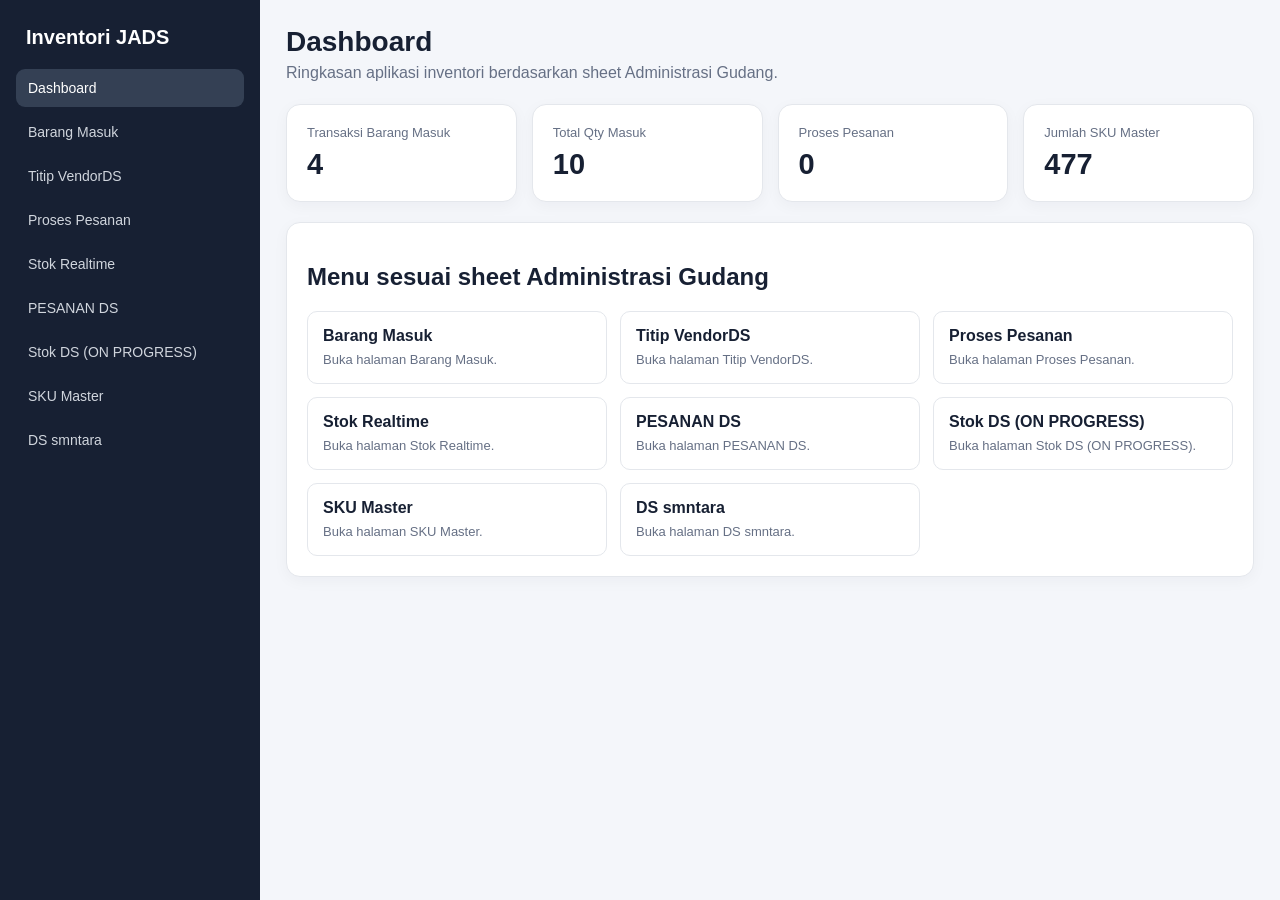
<file: index.html>
<!DOCTYPE html>
<html lang="id"><head><meta charset="UTF-8"><meta name="viewport" content="width=device-width,initial-scale=1">
<title>Dashboard</title><link rel="stylesheet" href="styles.css"></head>
<body><div class="layout"><aside class="sidebar" id="sidebar"></aside><main class="main">
<header class="page-header"><div><h1>Dashboard</h1><p>Ringkasan aplikasi inventori berdasarkan sheet Administrasi Gudang.</p></div></header>

<section class="cards">
<div class="card"><div class="stat-title">Transaksi Barang Masuk</div><div class="stat-value" id="dMasuk">0</div></div>
<div class="card"><div class="stat-title">Total Qty Masuk</div><div class="stat-value" id="dQtyMasuk">0</div></div>
<div class="card"><div class="stat-title">Proses Pesanan</div><div class="stat-value" id="dPesanan">0</div></div>
<div class="card"><div class="stat-title">Jumlah SKU Master</div><div class="stat-value" id="dSku">0</div></div>
</section>
<section class="card"><h2>Menu sesuai sheet Administrasi Gudang</h2><div class="quick-grid" id="quickGrid"></div></section>

</main></div>
<script src="sku-master.js"></script><script src="app.js"></script>
<script>renderNavigation("dashboard");</script>

<script>
const dm=readData(KEYS.masuk,sampleMasuk),dp=readData(KEYS.pesanan,samplePesanan);
document.getElementById("dMasuk").textContent=dm.length;
document.getElementById("dQtyMasuk").textContent=dm.reduce((a,b)=>a+Number(b.jumlah||0),0);
document.getElementById("dPesanan").textContent=dp.length;
document.getElementById("dSku").textContent=SKU_MASTER.length;
document.getElementById("quickGrid").innerHTML=NAV_ITEMS.filter(x=>x[2]!=="dashboard").map(x=>
`<a class="quick-link" href="${x[0]}"><strong>${x[1]}</strong><span>Buka halaman ${x[1]}.</span></a>`).join("");
</script>

</body></html>
</file>
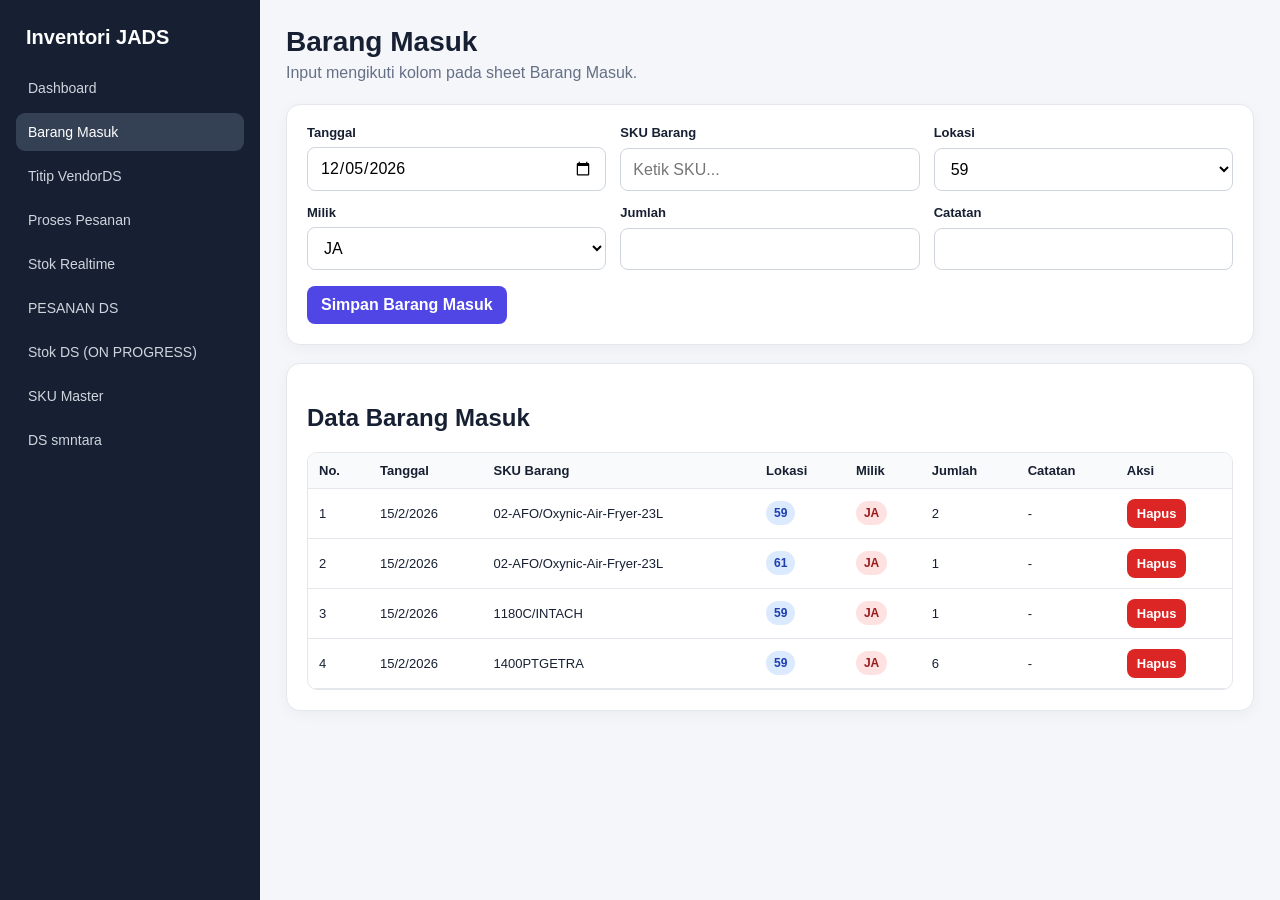
<file: barang-masuk.html>
<!DOCTYPE html>
<html lang="id"><head><meta charset="UTF-8"><meta name="viewport" content="width=device-width,initial-scale=1">
<title>Barang Masuk</title><link rel="stylesheet" href="styles.css"></head>
<body><div class="layout"><aside class="sidebar" id="sidebar"></aside><main class="main">
<header class="page-header"><div><h1>Barang Masuk</h1><p>Input mengikuti kolom pada sheet Barang Masuk.</p></div></header>

<section class="card"><form id="formMasuk"><div class="form-grid">
<div class="form-group"><label>Tanggal</label><input type="date" id="tanggal" required></div>
<div class="form-group"><label>SKU Barang</label><input type="text" id="sku" list="skuSuggestionsMasuk" autocomplete="off" placeholder="Ketik SKU..." required><datalist id="skuSuggestionsMasuk"></datalist></div>
<div class="form-group"><label>Lokasi</label><select id="lokasi"><option>59</option><option>61</option><option>92</option><option>RSA</option><option>Fomac</option><option>Crown</option><option>Sinmag</option></select></div>
<div class="form-group"><label>Milik</label><select id="milik"><option>JA</option><option>DS</option></select></div>
<div class="form-group"><label>Jumlah</label><input type="number" id="jumlah" min="1" required></div>
<div class="form-group"><label>Catatan</label><input type="text" id="catatan"></div>
</div><div class="actions"><button class="btn-primary">Simpan Barang Masuk</button></div><div id="noticeMasuk" class="notice"></div></form></section>
<section class="card table-card"><h2>Data Barang Masuk</h2><div class="table-wrap"><table>
<thead><tr><th>No.</th><th>Tanggal</th><th>SKU Barang</th><th>Lokasi</th><th>Milik</th><th>Jumlah</th><th>Catatan</th><th>Aksi</th></tr></thead><tbody id="tbodyMasuk"></tbody>
</table></div></section>

</main></div>
<script src="sku-master.js"></script><script src="app.js"></script>
<script>renderNavigation("barang-masuk");</script>

<script>
let dataMasuk=readData(KEYS.masuk,sampleMasuk);
tanggal.value=new Date().toISOString().slice(0,10);setupSkuSuggestions("sku","skuSuggestionsMasuk");
function renderMasuk(){tbodyMasuk.innerHTML=dataMasuk.length?dataMasuk.map((x,i)=>`<tr><td>${i+1}</td><td>${formatDate(x.tanggal)}</td><td>${esc(x.sku)}</td><td><span class="badge blue">${esc(x.lokasi)}</span></td><td><span class="badge red">${esc(x.milik)}</span></td><td>${x.jumlah}</td><td>${esc(x.catatan||"-")}</td><td><button class="btn-danger" onclick="hapusMasuk('${x.id}')">Hapus</button></td></tr>`).join(""):'<tr><td colspan="8" class="empty">Belum ada data.</td></tr>'}
formMasuk.addEventListener("submit",e=>{e.preventDefault();dataMasuk.push({id:uid(),tanggal:tanggal.value,sku:sku.value.trim(),lokasi:lokasi.value,milik:milik.value,jumlah:Number(jumlah.value),catatan:catatan.value.trim()});saveData(KEYS.masuk,dataMasuk);e.target.reset();tanggal.value=new Date().toISOString().slice(0,10);renderMasuk();setNotice("noticeMasuk","Barang masuk berhasil disimpan.")});
function hapusMasuk(id){if(!confirm("Hapus data ini?"))return;dataMasuk=dataMasuk.filter(x=>x.id!==id);saveData(KEYS.masuk,dataMasuk);renderMasuk()}
renderMasuk();
</script>

</body></html>
</file>
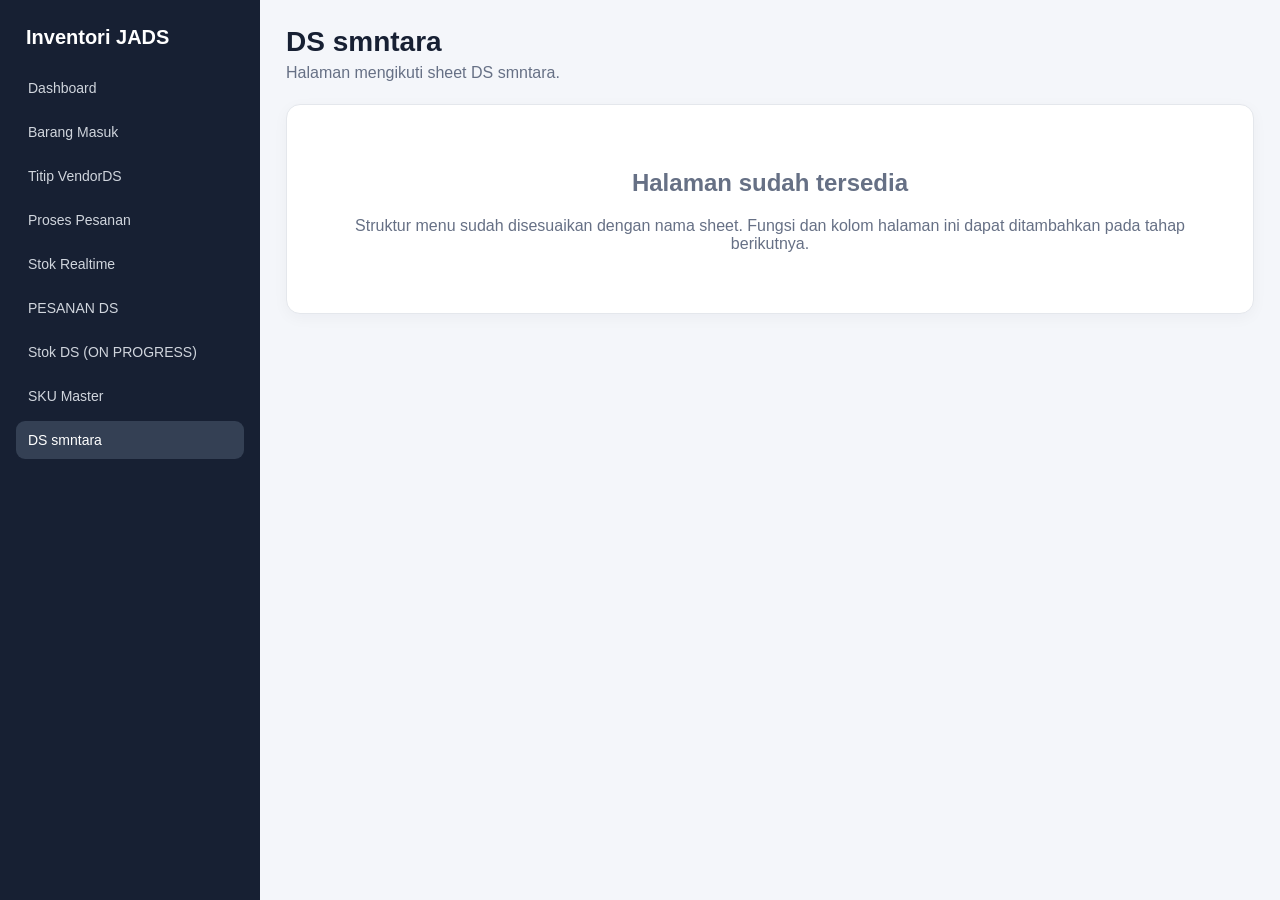
<file: ds-smntara.html>
<!DOCTYPE html>
<html lang="id"><head><meta charset="UTF-8"><meta name="viewport" content="width=device-width,initial-scale=1">
<title>DS smntara</title><link rel="stylesheet" href="styles.css"></head>
<body><div class="layout"><aside class="sidebar" id="sidebar"></aside><main class="main">
<header class="page-header"><div><h1>DS smntara</h1><p>Halaman mengikuti sheet DS smntara.</p></div></header>
<section class="card"><div class="muted-box"><h2>Halaman sudah tersedia</h2><p>Struktur menu sudah disesuaikan dengan nama sheet. Fungsi dan kolom halaman ini dapat ditambahkan pada tahap berikutnya.</p></div></section>
</main></div>
<script src="sku-master.js"></script><script src="app.js"></script>
<script>renderNavigation("ds-smntara");</script>

</body></html>
</file>
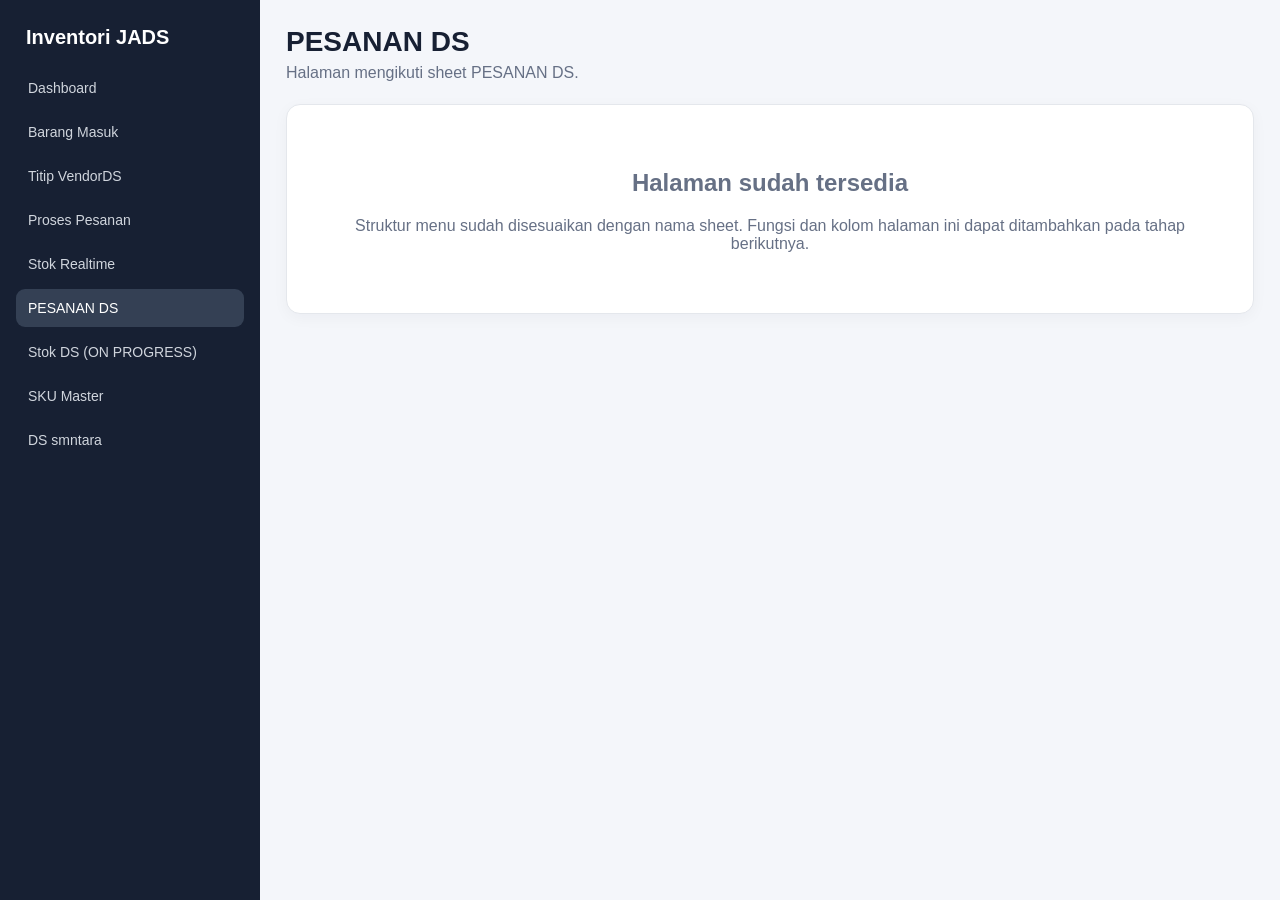
<file: pesanan-ds.html>
<!DOCTYPE html>
<html lang="id"><head><meta charset="UTF-8"><meta name="viewport" content="width=device-width,initial-scale=1">
<title>PESANAN DS</title><link rel="stylesheet" href="styles.css"></head>
<body><div class="layout"><aside class="sidebar" id="sidebar"></aside><main class="main">
<header class="page-header"><div><h1>PESANAN DS</h1><p>Halaman mengikuti sheet PESANAN DS.</p></div></header>
<section class="card"><div class="muted-box"><h2>Halaman sudah tersedia</h2><p>Struktur menu sudah disesuaikan dengan nama sheet. Fungsi dan kolom halaman ini dapat ditambahkan pada tahap berikutnya.</p></div></section>
</main></div>
<script src="sku-master.js"></script><script src="app.js"></script>
<script>renderNavigation("pesanan-ds");</script>

</body></html>
</file>
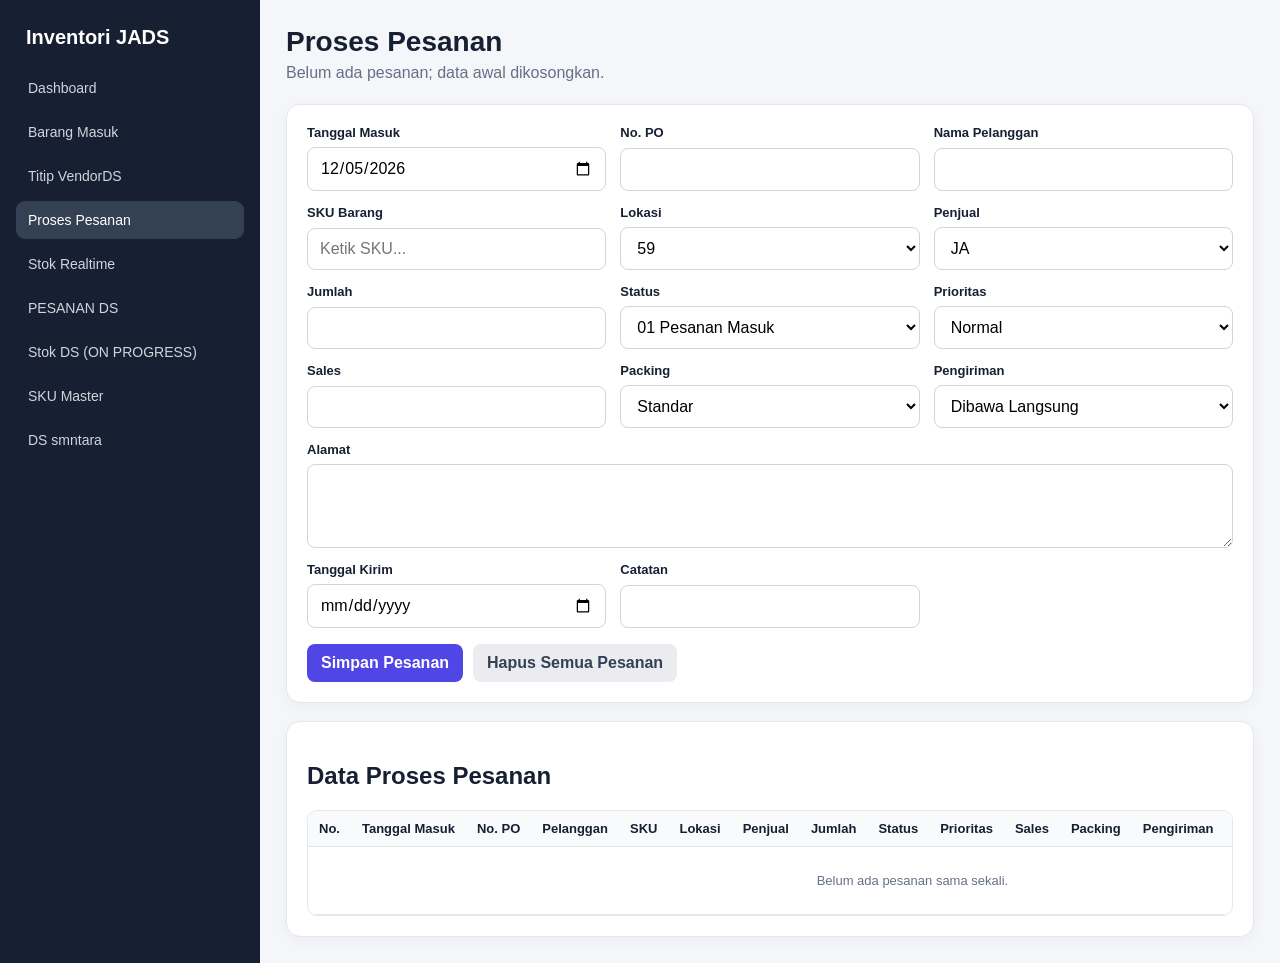
<file: proses-pesanan.html>
<!DOCTYPE html>
<html lang="id"><head><meta charset="UTF-8"><meta name="viewport" content="width=device-width,initial-scale=1">
<title>Proses Pesanan</title><link rel="stylesheet" href="styles.css"></head>
<body><div class="layout"><aside class="sidebar" id="sidebar"></aside><main class="main">
<header class="page-header"><div><h1>Proses Pesanan</h1><p>Belum ada pesanan; data awal dikosongkan.</p></div></header>

<section class="card"><form id="formPesanan"><div class="form-grid">
<div class="form-group"><label>Tanggal Masuk</label><input type="date" id="pTanggal" required></div>
<div class="form-group"><label>No. PO</label><input type="text" id="pNoPo"></div>
<div class="form-group"><label>Nama Pelanggan</label><input type="text" id="pPelanggan" required></div>
<div class="form-group"><label>SKU Barang</label><input type="text" id="pSku" list="skuSuggestionsPesanan" autocomplete="off" placeholder="Ketik SKU..." required><datalist id="skuSuggestionsPesanan"></datalist></div>
<div class="form-group"><label>Lokasi</label><select id="pLokasi"><option>59</option><option>61</option><option>92</option></select></div>
<div class="form-group"><label>Penjual</label><select id="pPenjual"><option>JA</option><option>DS</option></select></div>
<div class="form-group"><label>Jumlah</label><input type="number" id="pJumlah" min="1" required></div>
<div class="form-group"><label>Status</label><select id="pStatus"><option>01 Pesanan Masuk</option><option>02 Tunggu Barang Datang</option><option>03 QC</option><option>04 Dikirim</option></select></div>
<div class="form-group"><label>Prioritas</label><select id="pPrioritas"><option>Normal</option><option>Segera Kirim</option></select></div>
<div class="form-group"><label>Sales</label><input type="text" id="pSales"></div>
<div class="form-group"><label>Packing</label><select id="pPacking"><option>Standar</option><option>Kayu</option><option>Bubble Wrap</option></select></div>
<div class="form-group"><label>Pengiriman</label><select id="pPengiriman"><option>Dibawa Langsung</option><option>Kurir Toko</option><option>Gojek Bike</option><option>Instant</option><option>Ekspedisi</option></select></div>
<div class="form-group full"><label>Alamat</label><textarea id="pAlamat"></textarea></div>
<div class="form-group"><label>Tanggal Kirim</label><input type="date" id="pTanggalKirim"></div>
<div class="form-group"><label>Catatan</label><input type="text" id="pCatatan"></div>
</div><div class="actions"><button class="btn-primary">Simpan Pesanan</button><button type="button" class="btn-secondary" id="hapusSemua">Hapus Semua Pesanan</button></div><div id="noticePesanan" class="notice"></div></form></section>
<section class="card table-card"><h2>Data Proses Pesanan</h2><div class="table-wrap"><table>
<thead><tr><th>No.</th><th>Tanggal Masuk</th><th>No. PO</th><th>Pelanggan</th><th>SKU</th><th>Lokasi</th><th>Penjual</th><th>Jumlah</th><th>Status</th><th>Prioritas</th><th>Sales</th><th>Packing</th><th>Pengiriman</th><th>Alamat</th><th>Tanggal Kirim</th><th>Catatan</th><th>Aksi</th></tr></thead><tbody id="tbodyPesanan"></tbody>
</table></div></section>

</main></div>
<script src="sku-master.js"></script><script src="app.js"></script>
<script>renderNavigation("proses-pesanan");</script>

<script>
let dataPesanan=readData(KEYS.pesanan,samplePesanan);
pTanggal.value=new Date().toISOString().slice(0,10);setupSkuSuggestions("pSku","skuSuggestionsPesanan");
function renderPesanan(){tbodyPesanan.innerHTML=dataPesanan.length?dataPesanan.map((x,i)=>`<tr><td>${i+1}</td><td>${formatDate(x.tanggal)}</td><td>${esc(x.noPo||"-")}</td><td>${esc(x.pelanggan)}</td><td>${esc(x.sku)}</td><td><span class="badge blue">${esc(x.lokasi)}</span></td><td><span class="badge red">${esc(x.penjual)}</span></td><td>${x.jumlah}</td><td><span class="badge ${statusBadge(x.status)}">${esc(x.status)}</span></td><td>${esc(x.prioritas)}</td><td>${esc(x.sales||"-")}</td><td>${esc(x.packing||"-")}</td><td>${esc(x.pengiriman||"-")}</td><td>${esc(x.alamat||"-")}</td><td>${formatDate(x.tanggalKirim)}</td><td>${esc(x.catatan||"-")}</td><td><button class="btn-danger" onclick="hapusPesanan('${x.id}')">Hapus</button></td></tr>`).join(""):'<tr><td colspan="17" class="empty">Belum ada pesanan sama sekali.</td></tr>'}
formPesanan.addEventListener("submit",e=>{e.preventDefault();dataPesanan.push({id:uid(),tanggal:pTanggal.value,noPo:pNoPo.value.trim(),pelanggan:pPelanggan.value.trim(),sku:pSku.value.trim(),lokasi:pLokasi.value,penjual:pPenjual.value,jumlah:Number(pJumlah.value),status:pStatus.value,prioritas:pPrioritas.value,sales:pSales.value.trim(),packing:pPacking.value,pengiriman:pPengiriman.value,alamat:pAlamat.value.trim(),tanggalKirim:pTanggalKirim.value,catatan:pCatatan.value.trim()});saveData(KEYS.pesanan,dataPesanan);e.target.reset();pTanggal.value=new Date().toISOString().slice(0,10);renderPesanan();setNotice("noticePesanan","Pesanan berhasil disimpan.")});
function hapusPesanan(id){if(!confirm("Hapus pesanan ini?"))return;dataPesanan=dataPesanan.filter(x=>x.id!==id);saveData(KEYS.pesanan,dataPesanan);renderPesanan()}
hapusSemua.addEventListener("click",()=>{if(!dataPesanan.length){setNotice("noticePesanan","Belum ada pesanan untuk dihapus.","error");return}if(confirm("Hapus seluruh proses pesanan?")){dataPesanan=[];saveData(KEYS.pesanan,[]);renderPesanan()}});
renderPesanan();
</script>

</body></html>
</file>
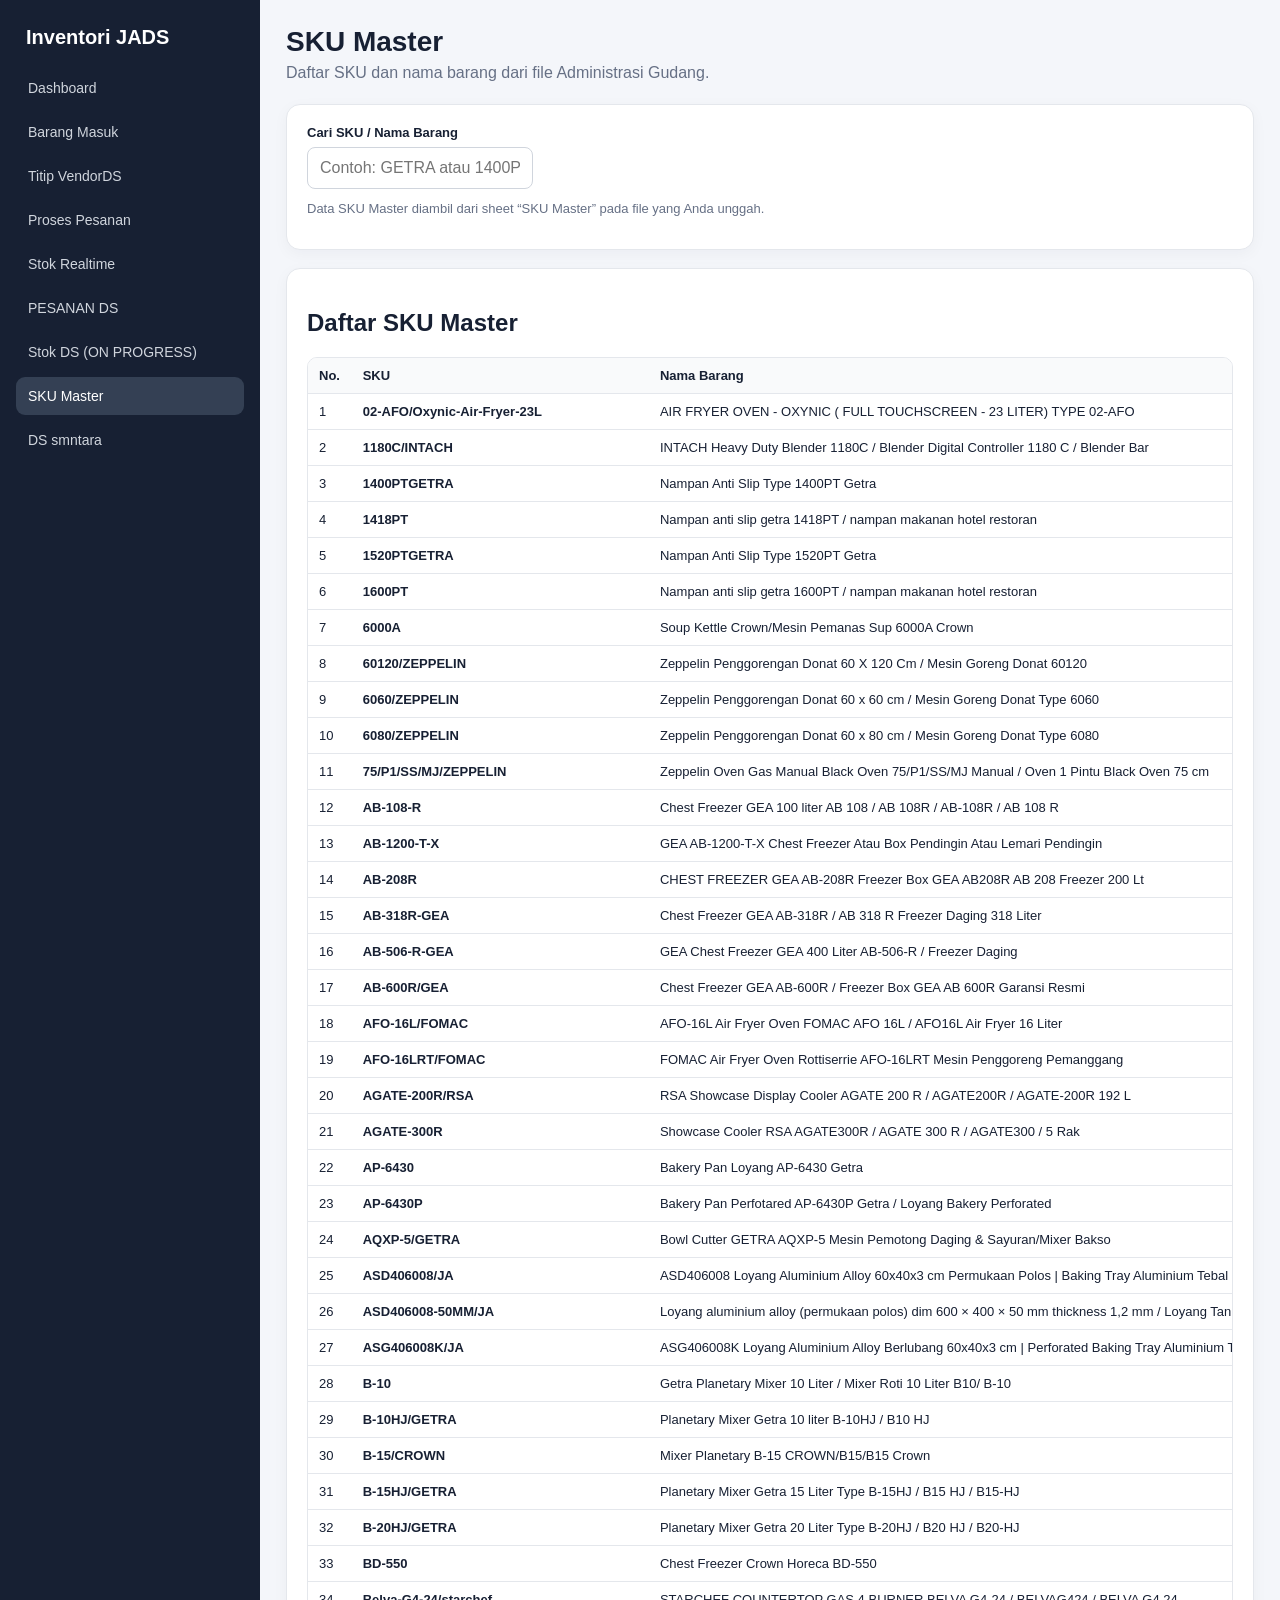
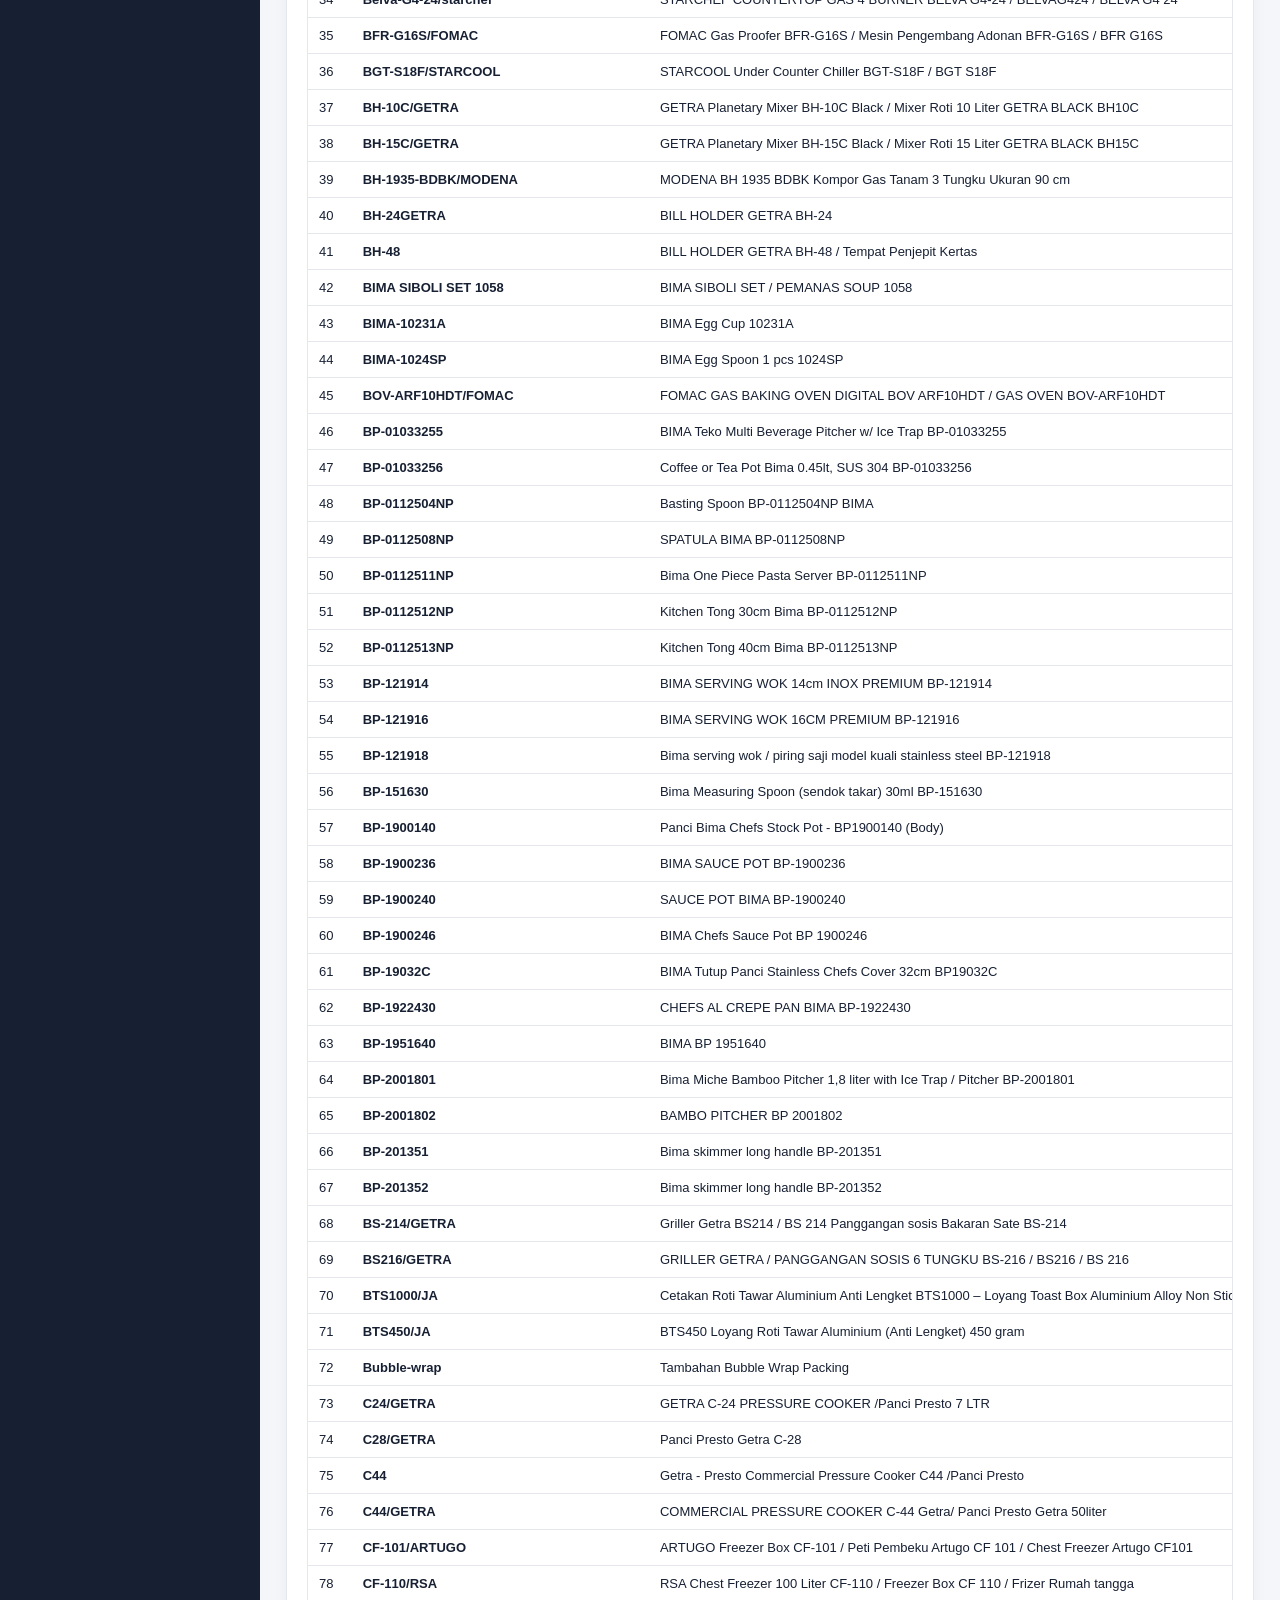
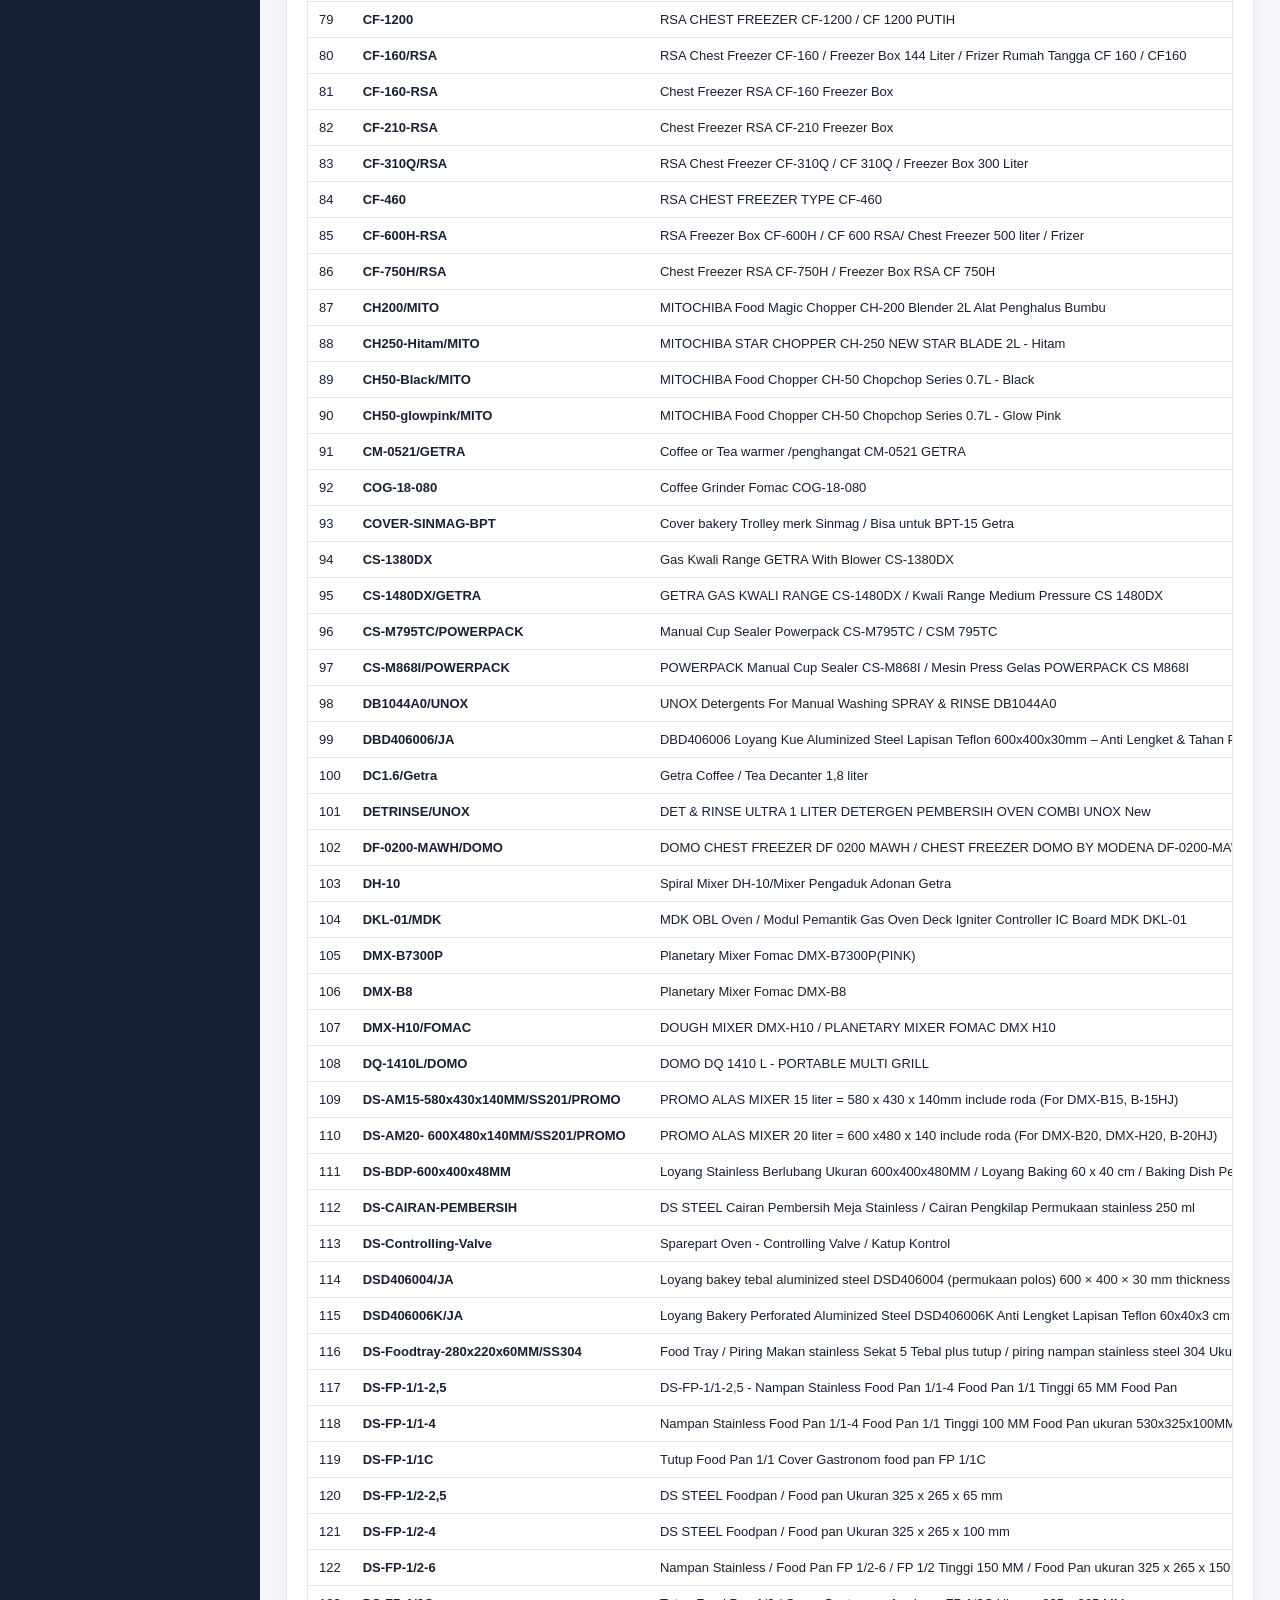
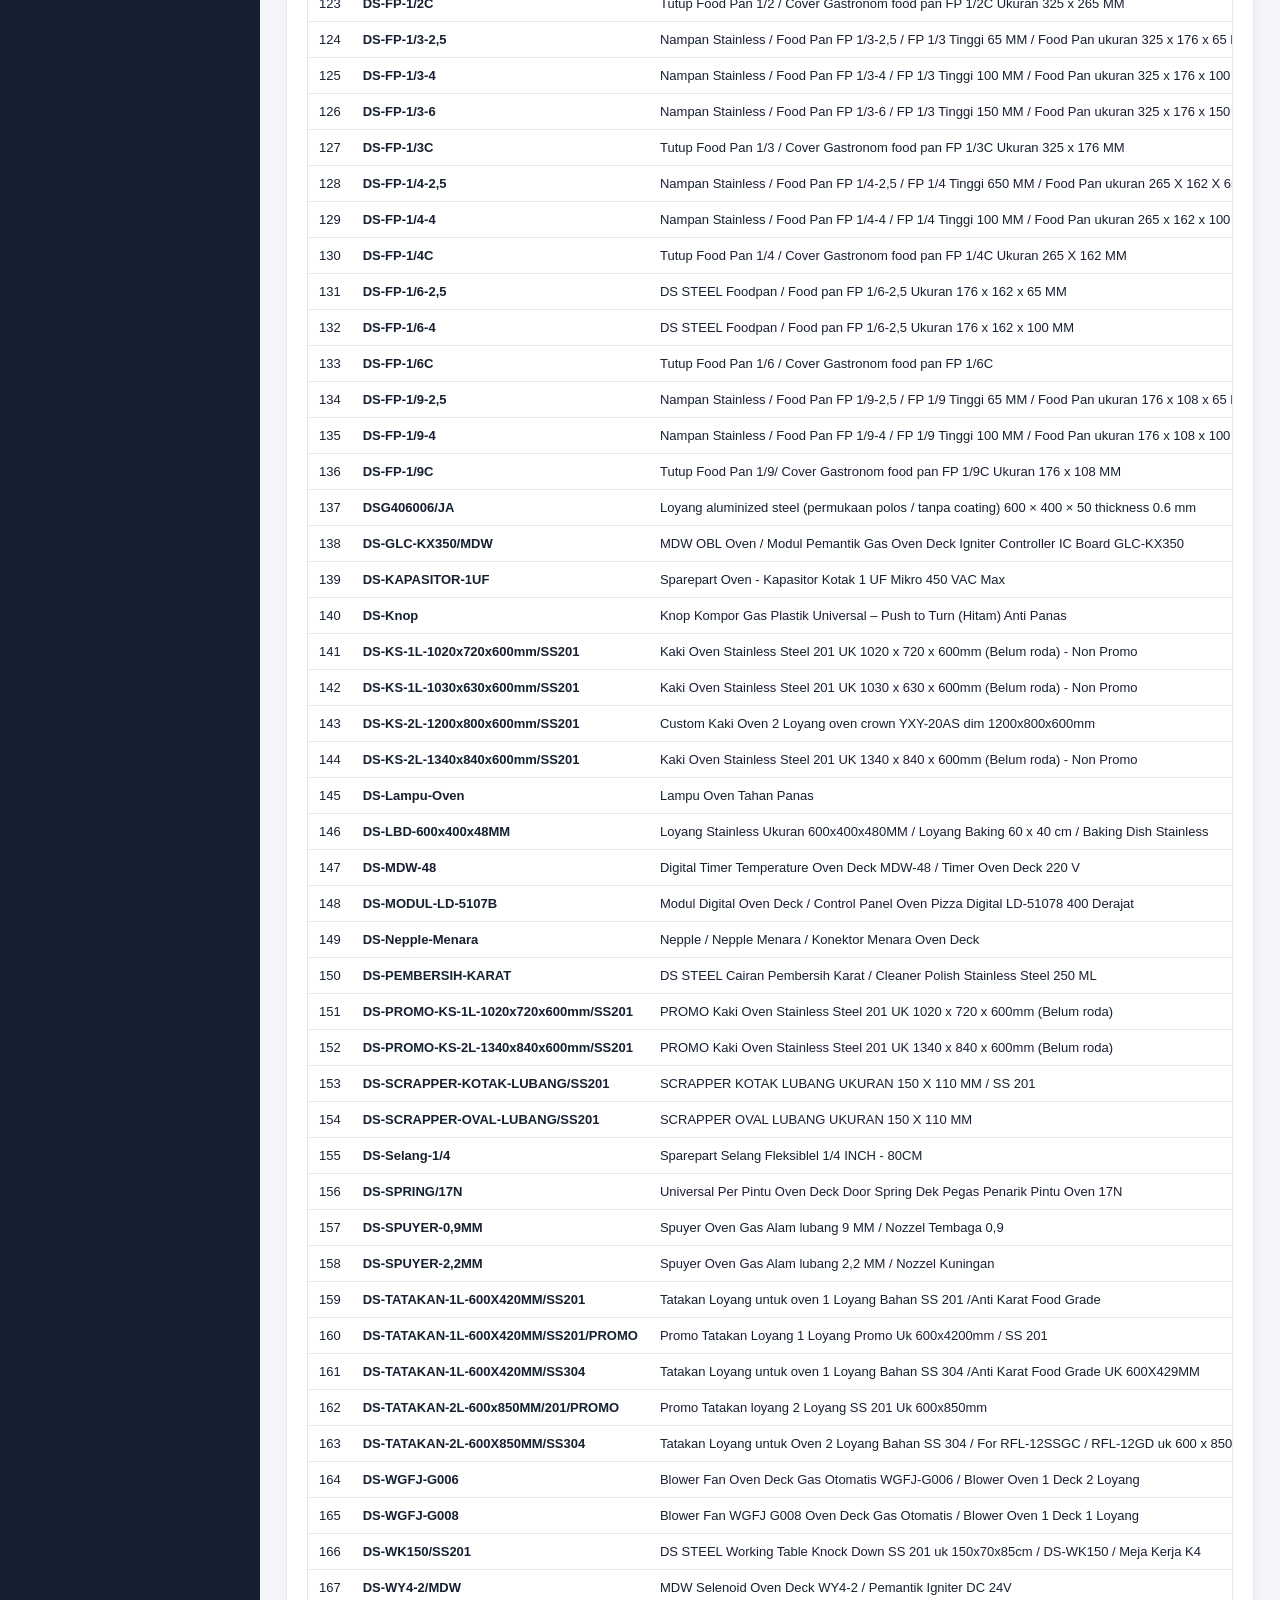
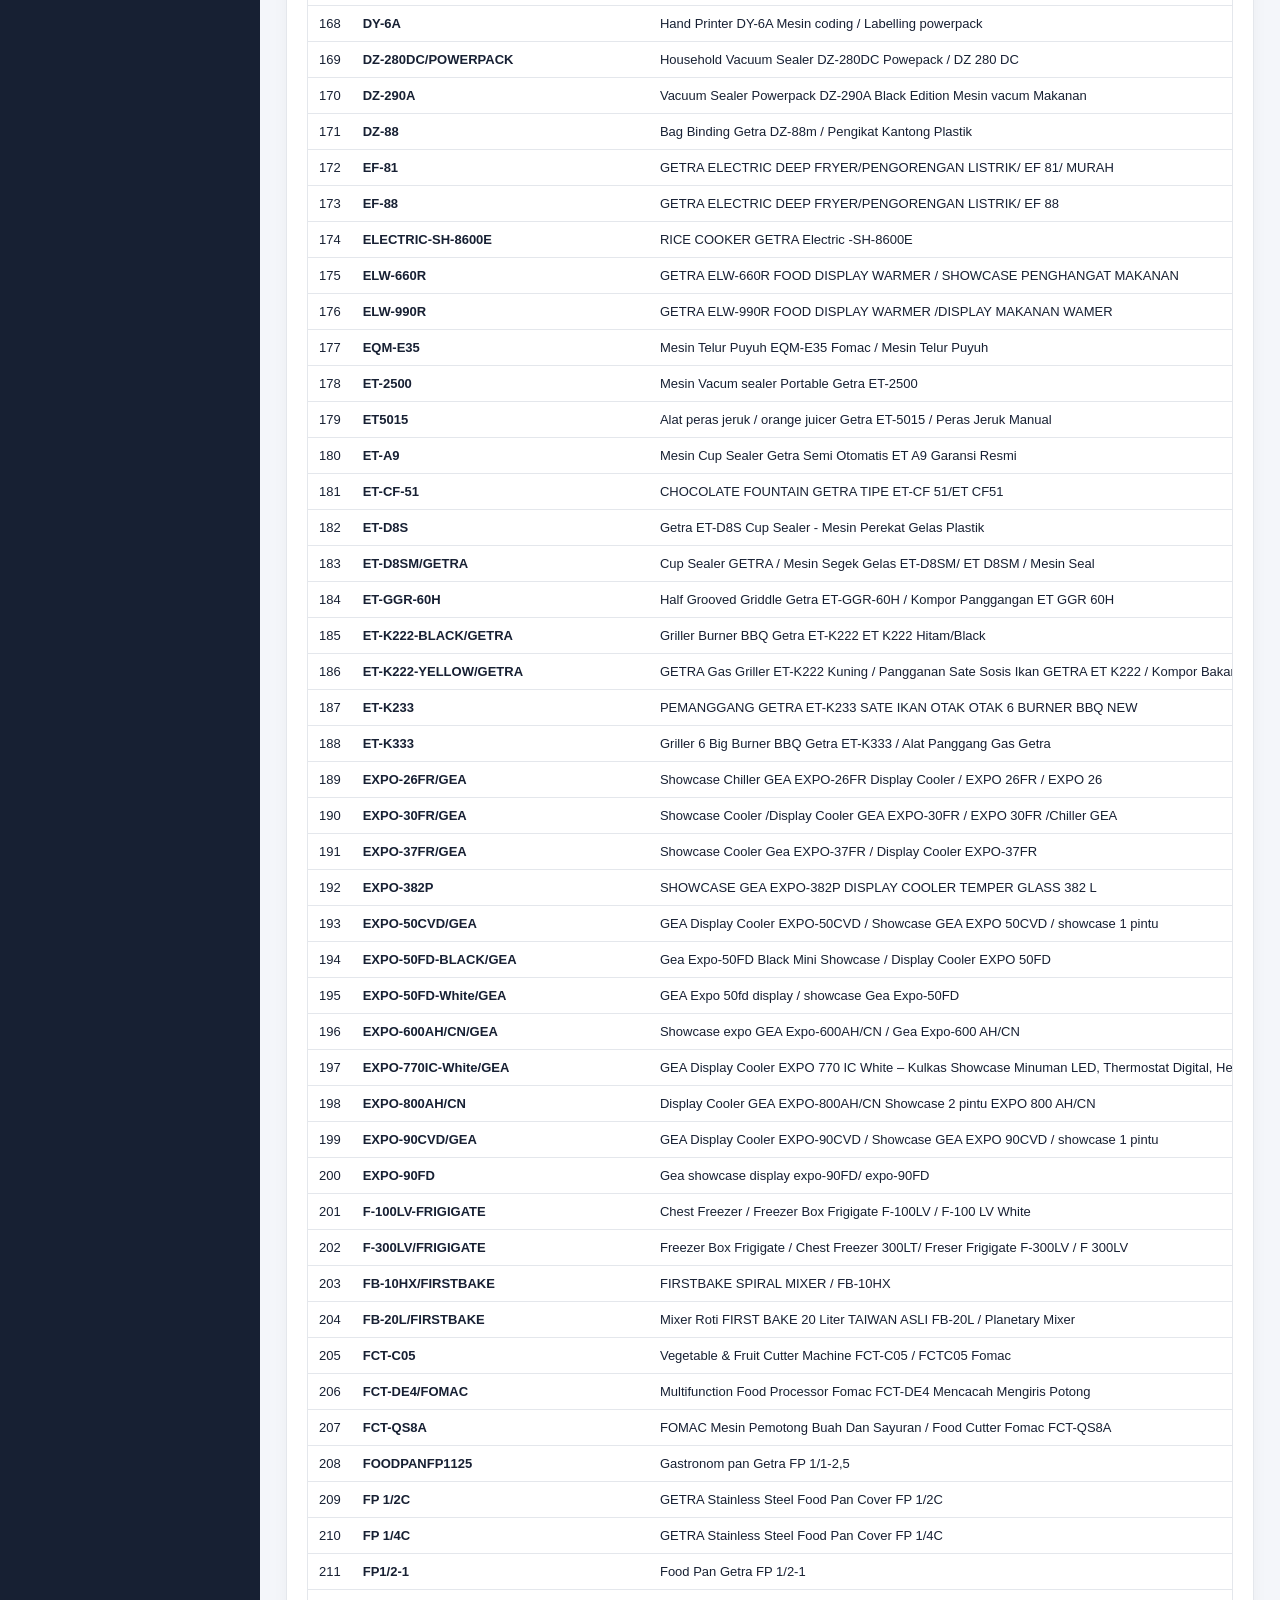
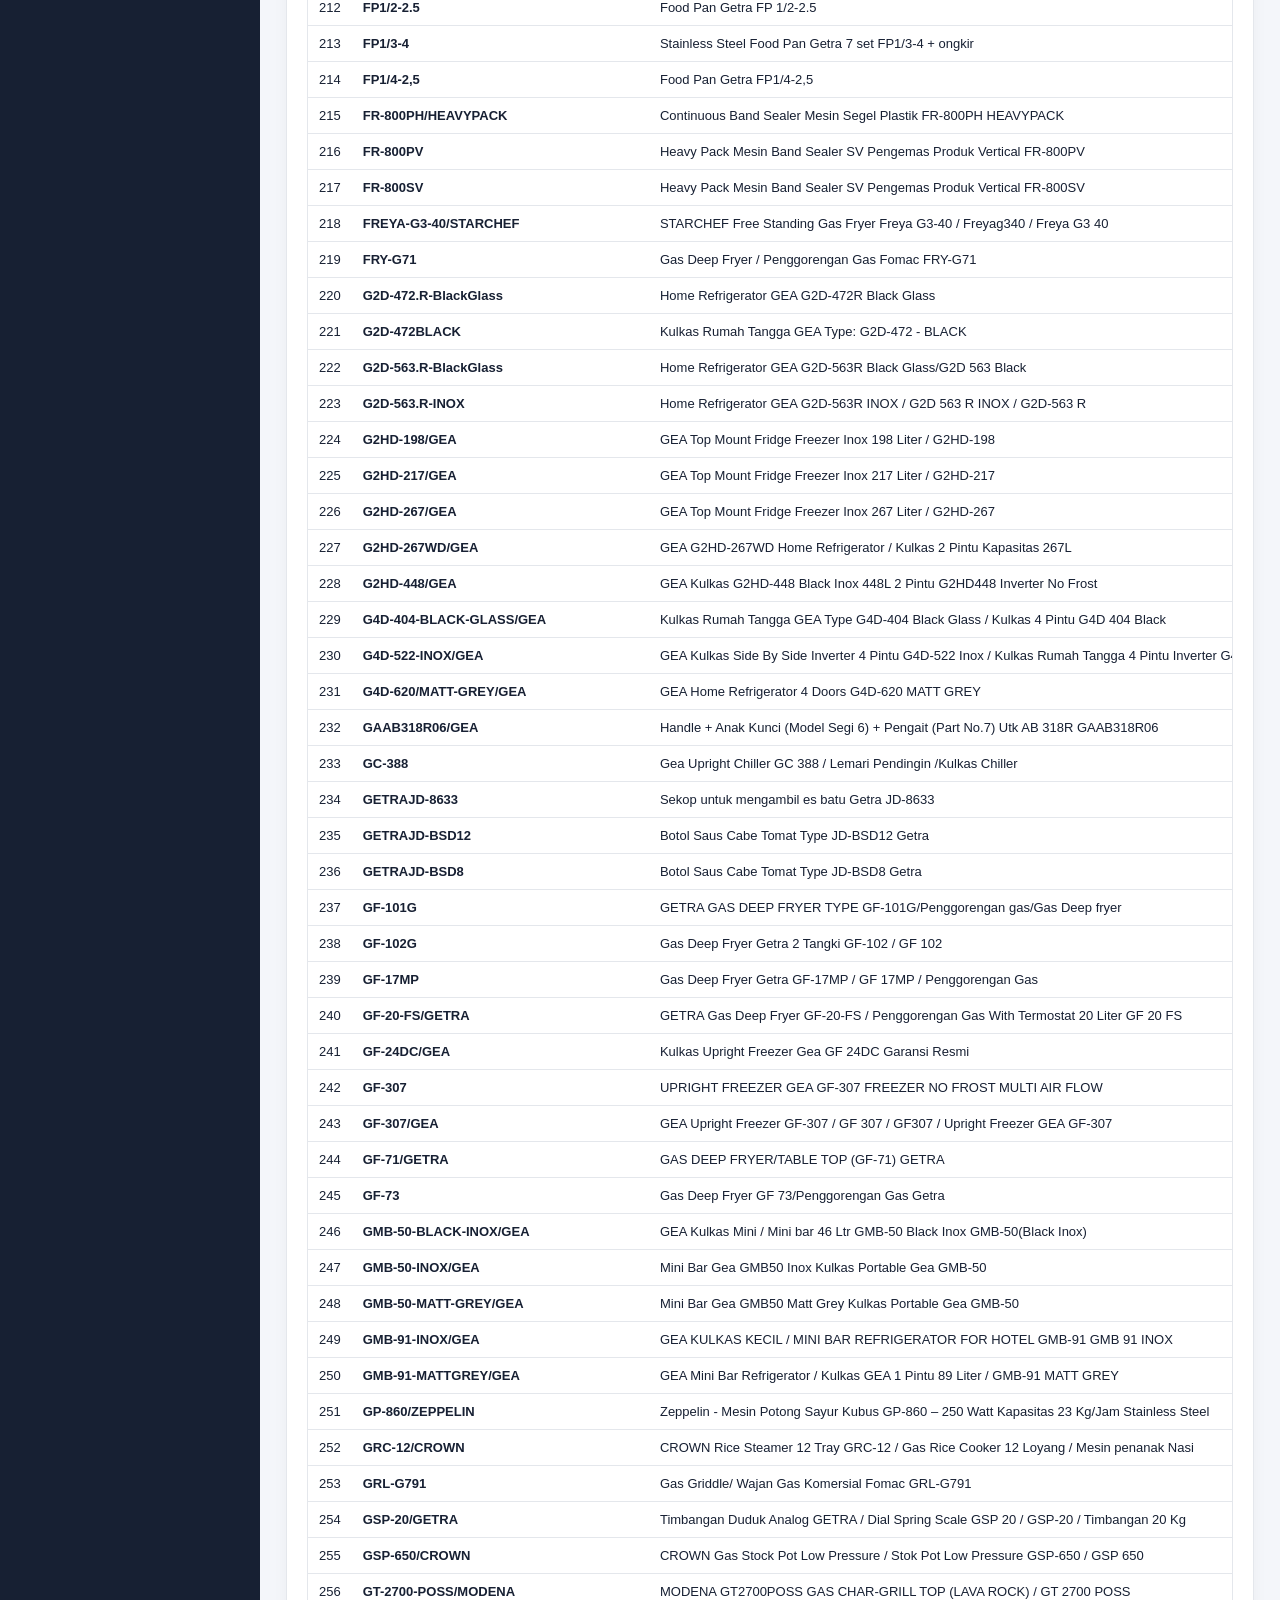
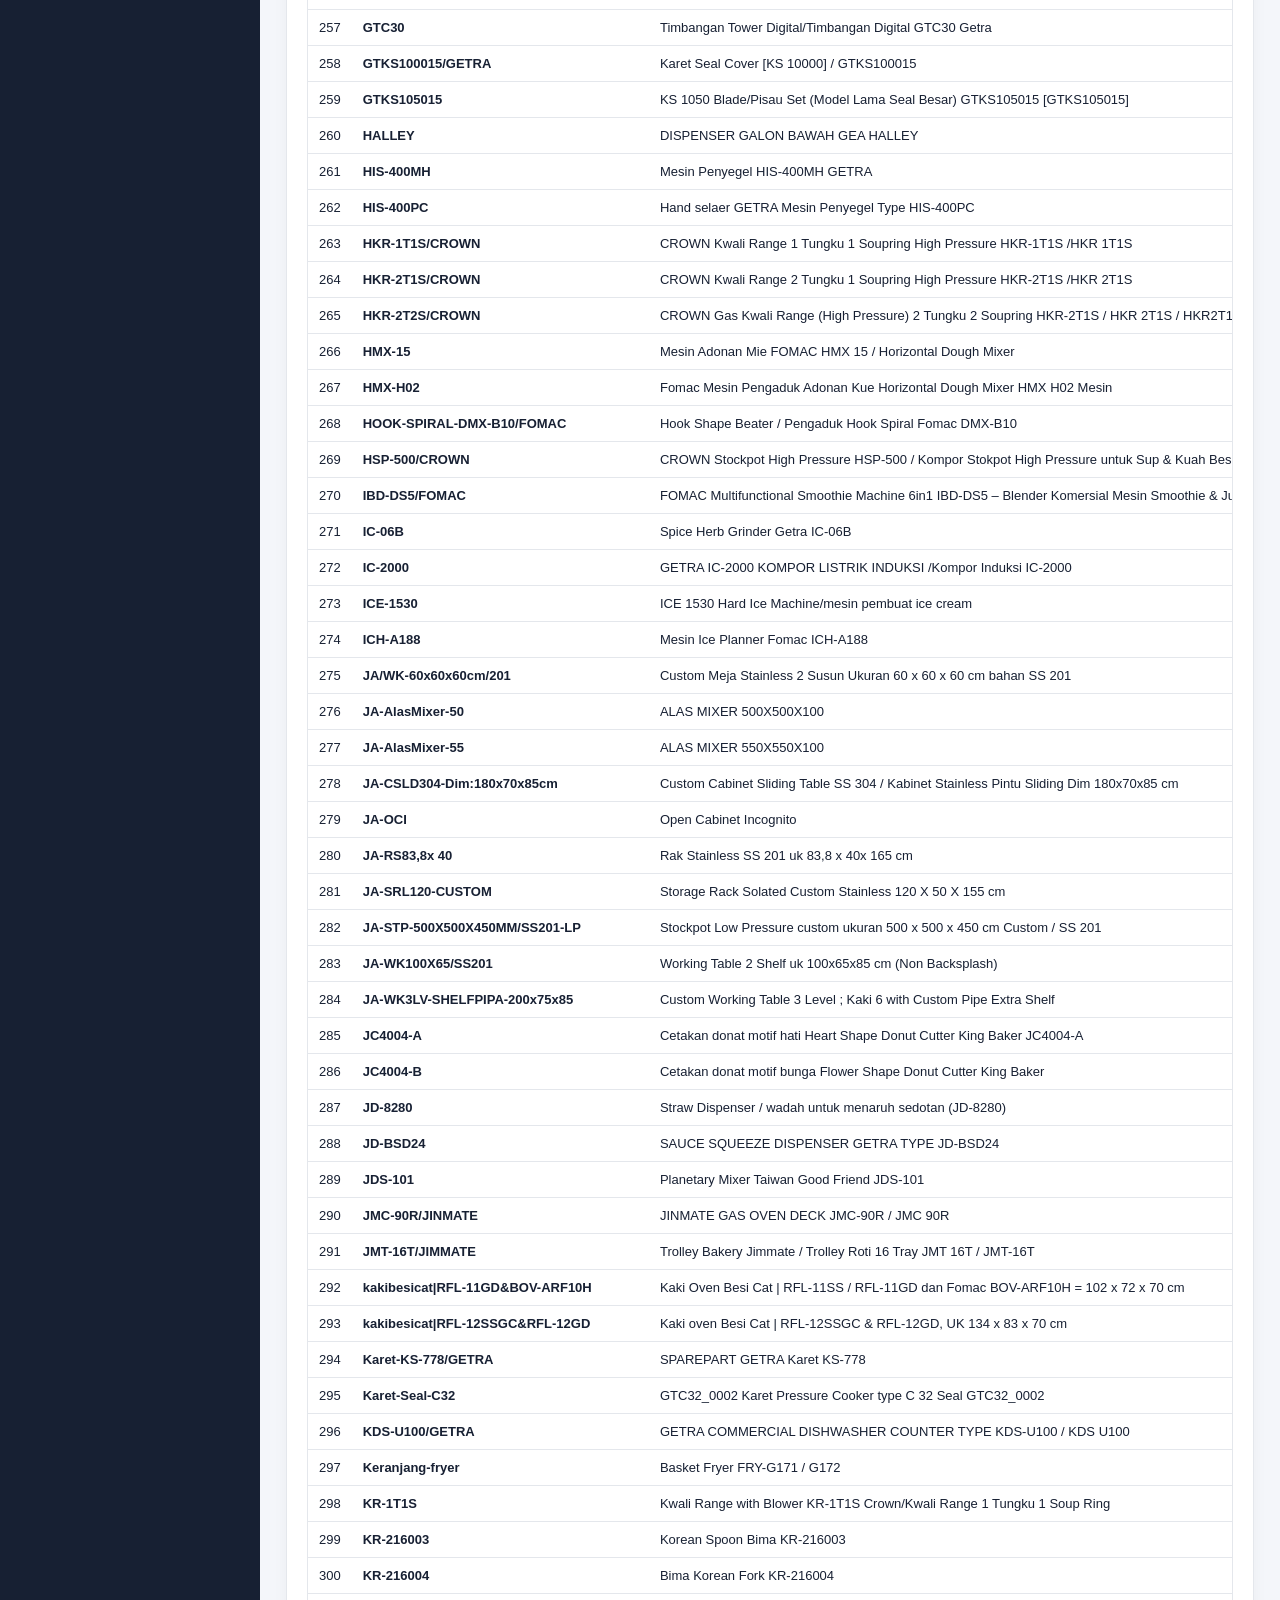
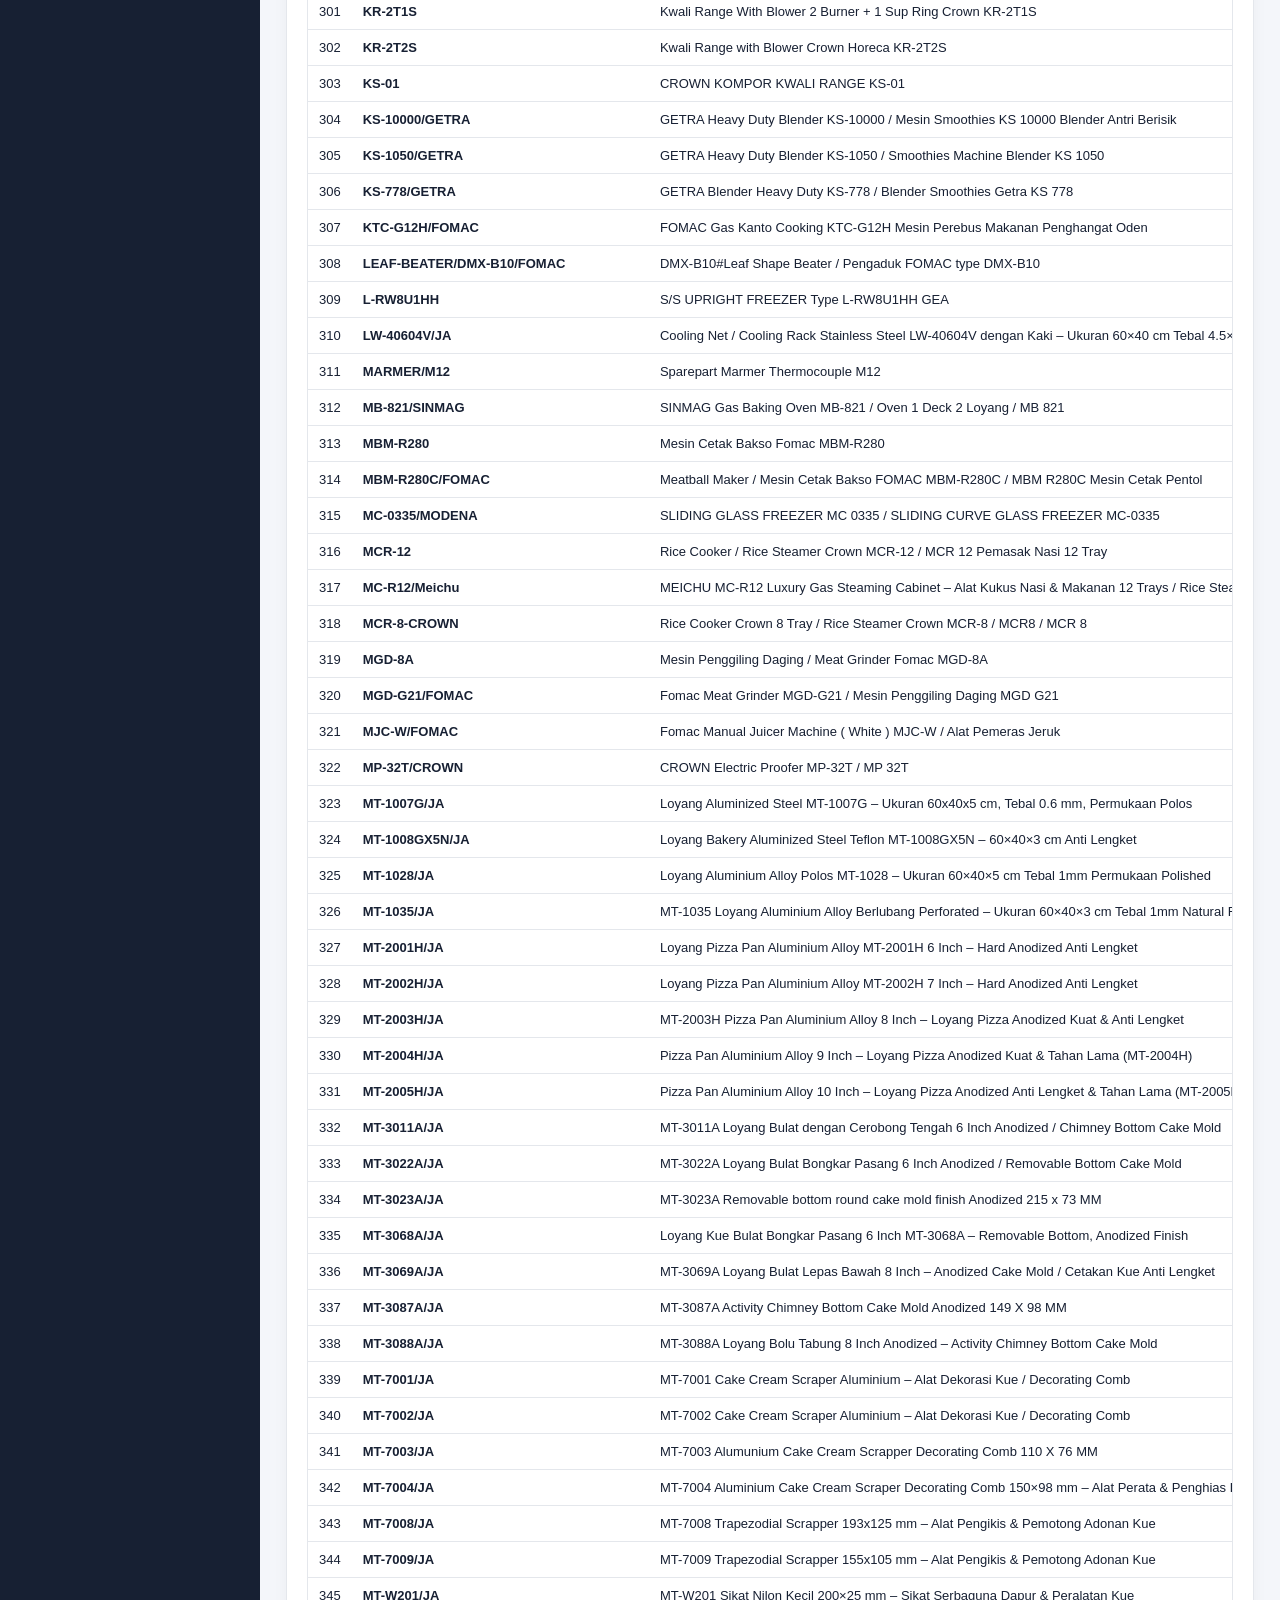
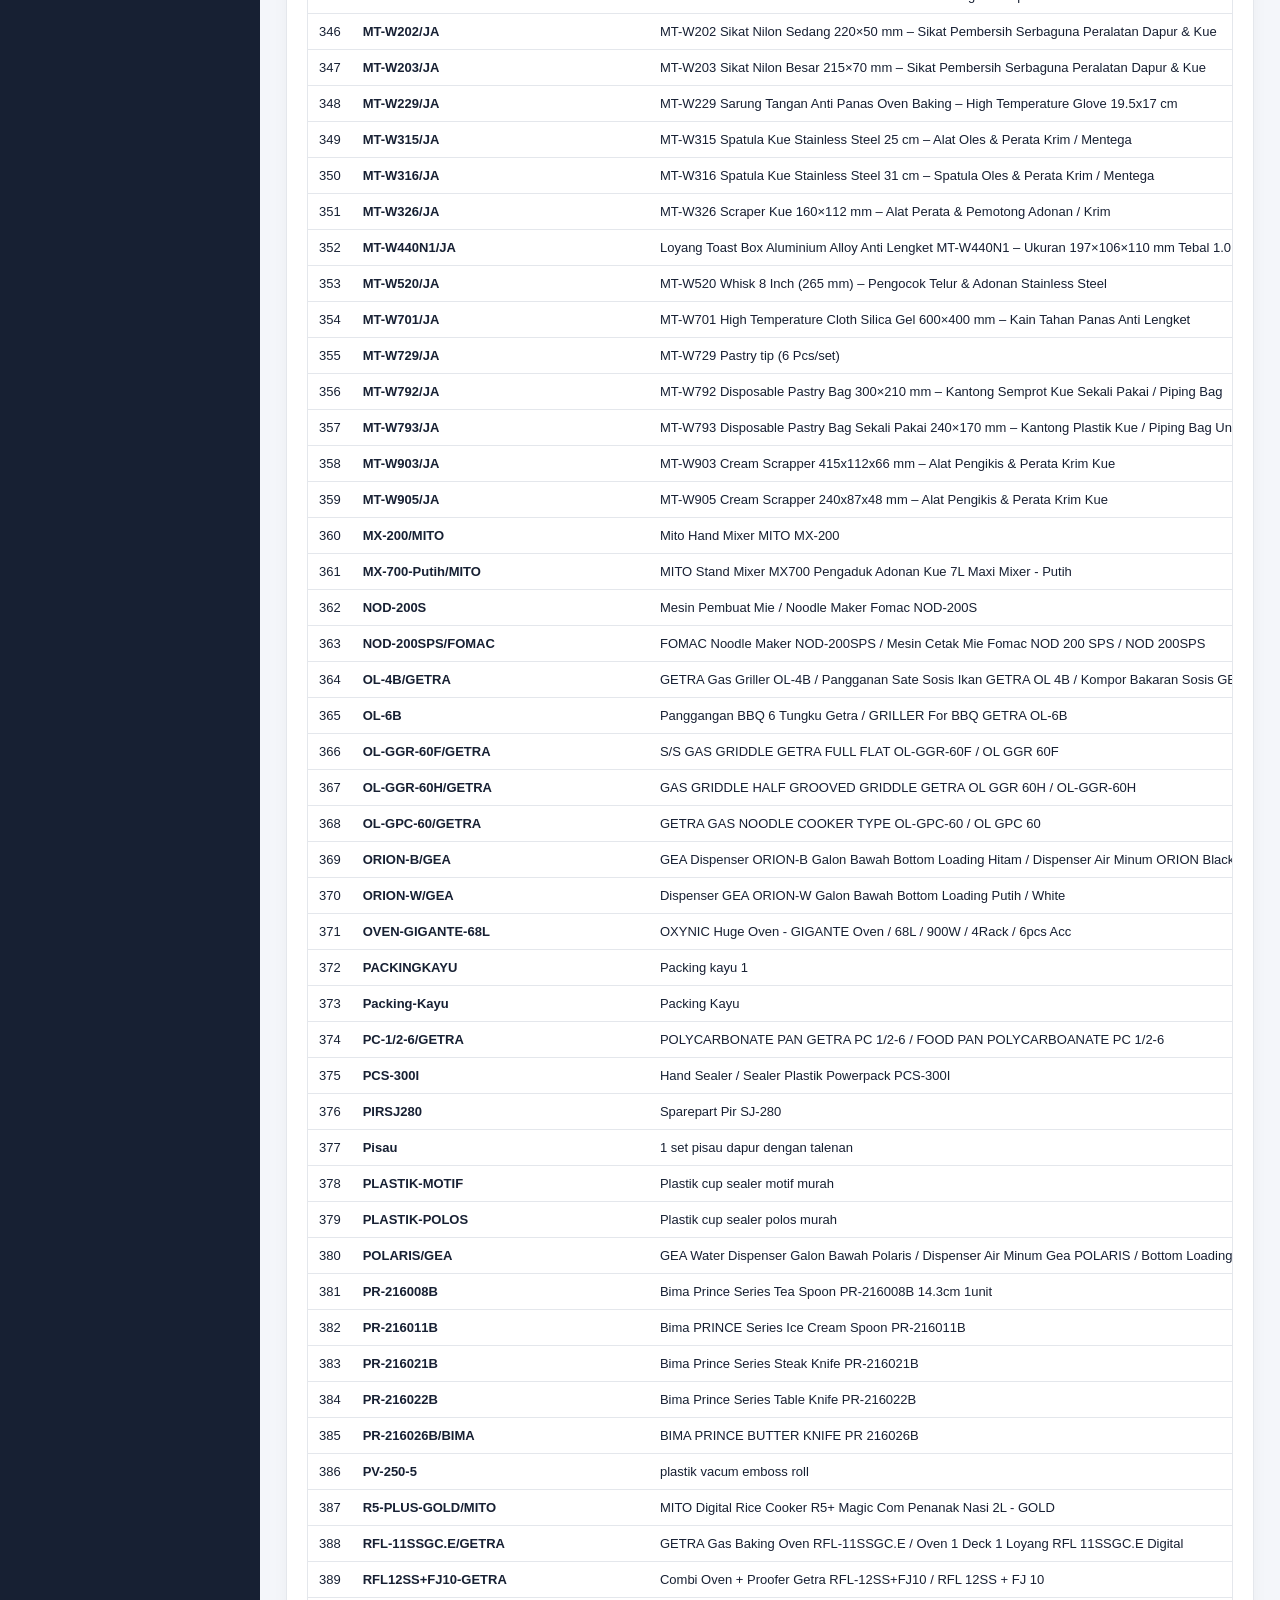
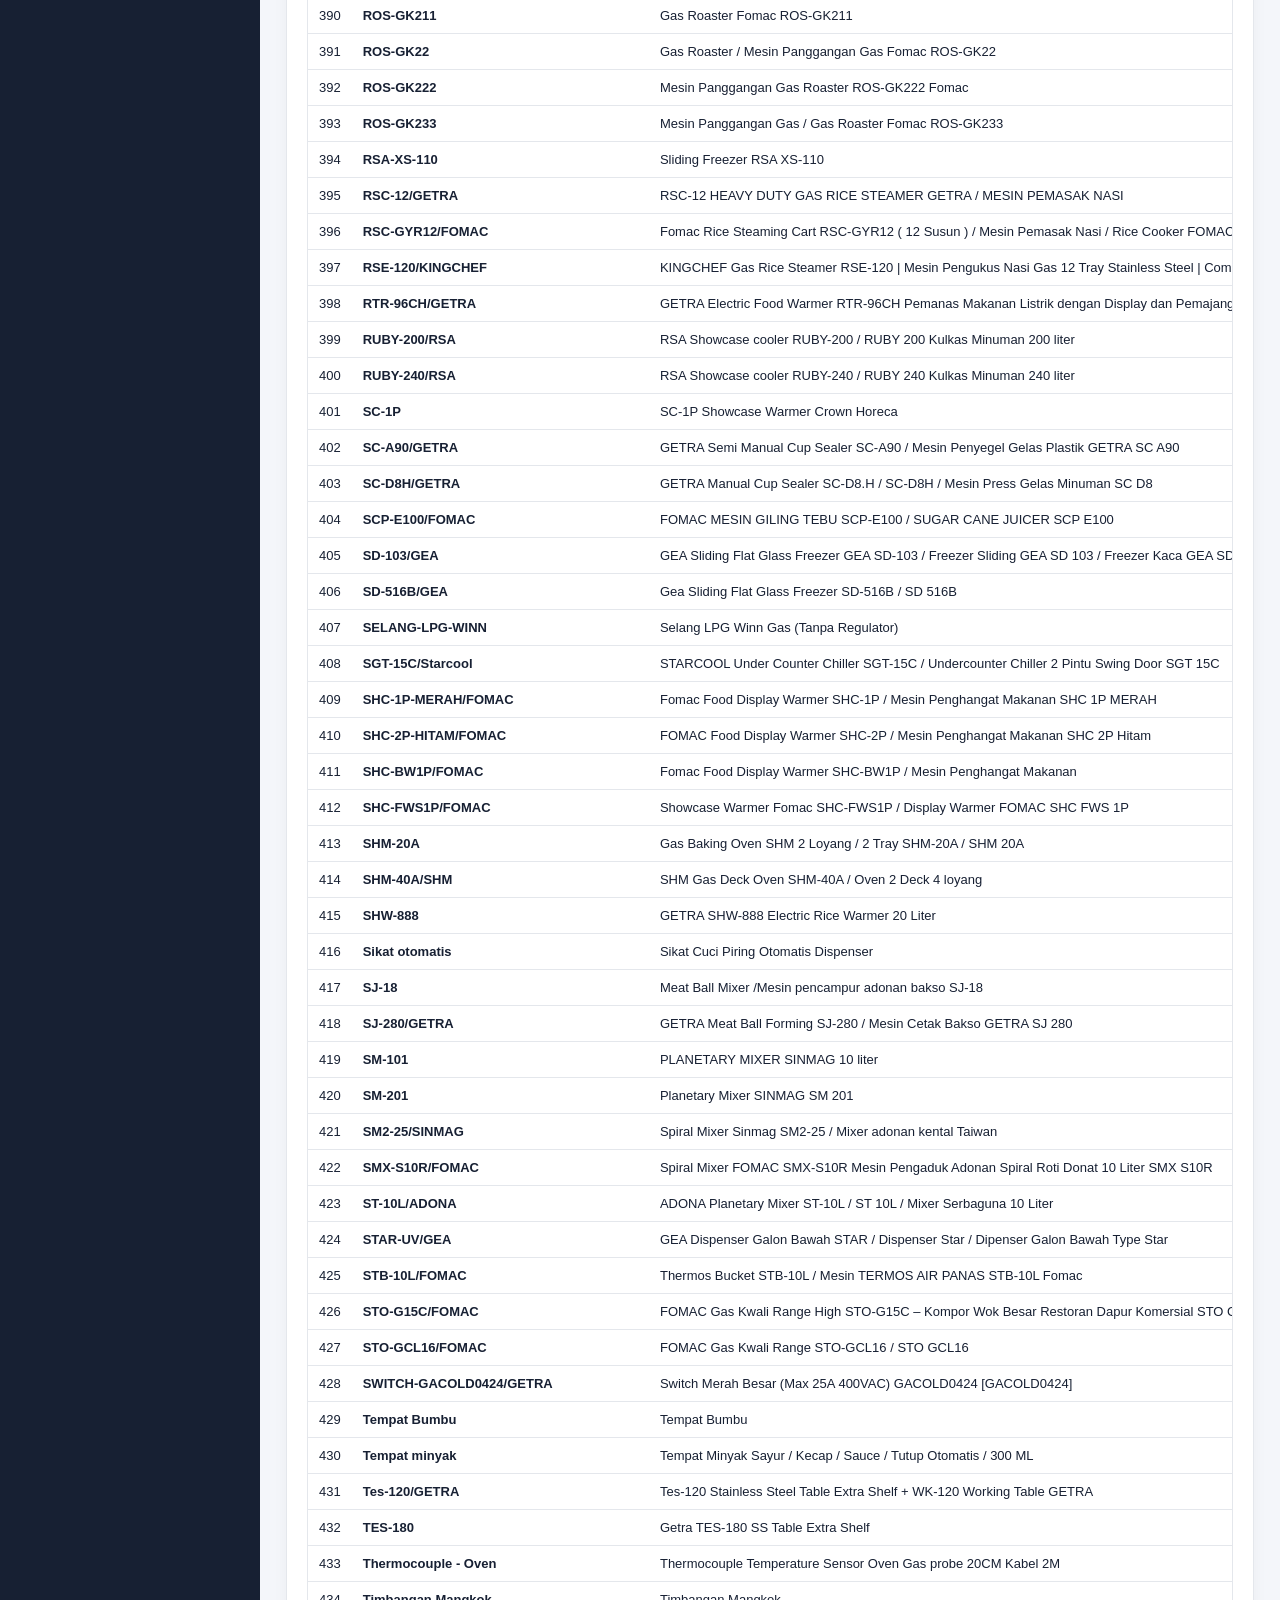
<file: sku-master.html>
<!DOCTYPE html>
<html lang="id"><head><meta charset="UTF-8"><meta name="viewport" content="width=device-width,initial-scale=1">
<title>SKU Master</title><link rel="stylesheet" href="styles.css"></head>
<body><div class="layout"><aside class="sidebar" id="sidebar"></aside><main class="main">
<header class="page-header"><div><h1>SKU Master</h1><p>Daftar SKU dan nama barang dari file Administrasi Gudang.</p></div></header>

<section class="card"><div class="toolbar"><div class="form-group"><label>Cari SKU / Nama Barang</label><input id="cariMaster" placeholder="Contoh: GETRA atau 1400PT"></div></div><p class="code-note">Data SKU Master diambil dari sheet “SKU Master” pada file yang Anda unggah.</p></section>
<section class="card table-card"><h2>Daftar SKU Master</h2><div class="table-wrap"><table><thead><tr><th>No.</th><th>SKU</th><th>Nama Barang</th></tr></thead><tbody id="tbodyMaster"></tbody></table></div></section>

</main></div>
<script src="sku-master.js"></script><script src="app.js"></script>
<script>renderNavigation("sku-master");</script>

<script>
function renderMaster(){const q=cariMaster.value.toLowerCase();const data=SKU_MASTER.filter(x=>x.sku.toLowerCase().includes(q)||x.nama.toLowerCase().includes(q));tbodyMaster.innerHTML=data.map((x,i)=>`<tr><td>${i+1}</td><td><strong>${esc(x.sku)}</strong></td><td>${esc(x.nama)}</td></tr>`).join("")}
cariMaster.addEventListener("input",renderMaster);renderMaster();
</script>

</body></html>
</file>
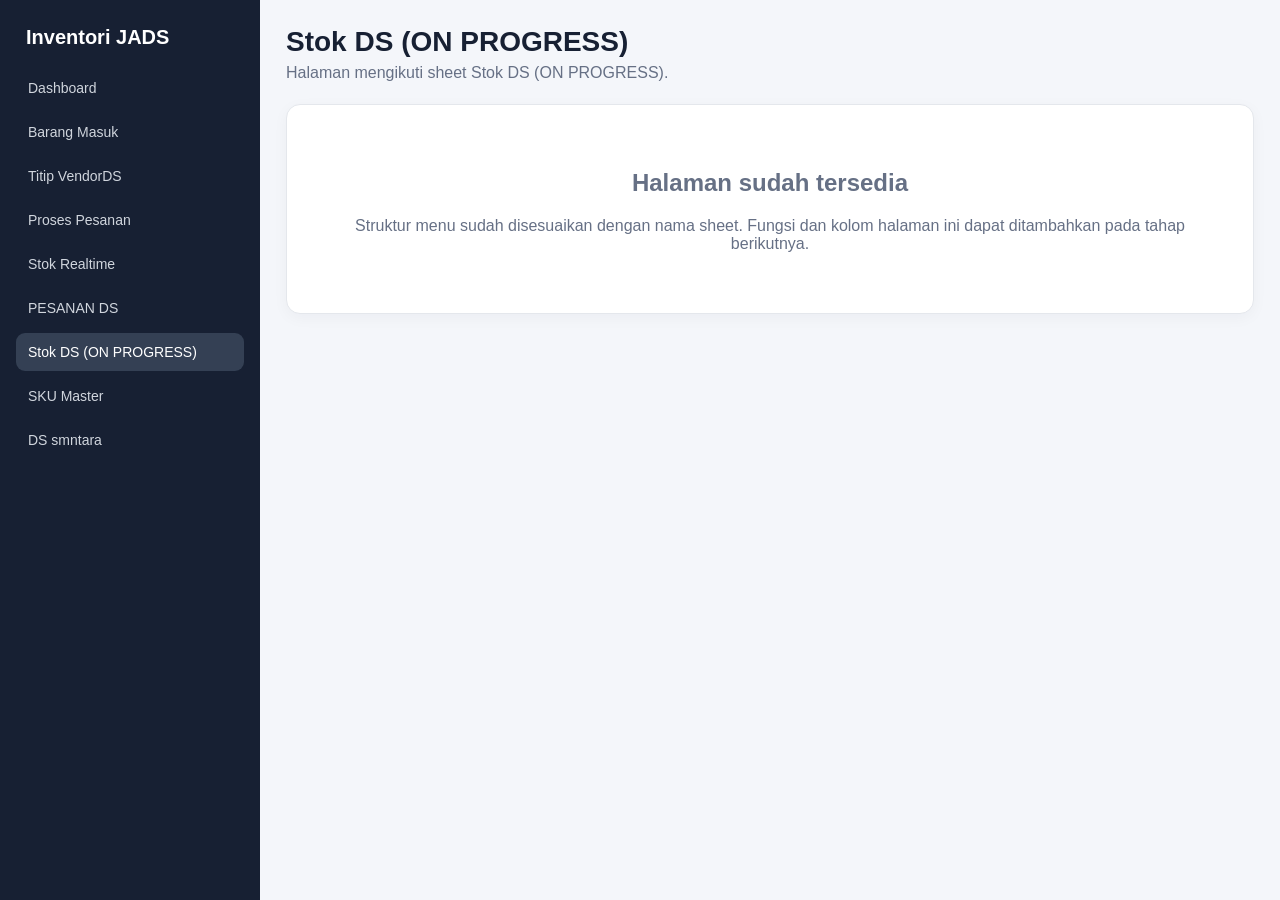
<file: stok-ds.html>
<!DOCTYPE html>
<html lang="id"><head><meta charset="UTF-8"><meta name="viewport" content="width=device-width,initial-scale=1">
<title>Stok DS (ON PROGRESS)</title><link rel="stylesheet" href="styles.css"></head>
<body><div class="layout"><aside class="sidebar" id="sidebar"></aside><main class="main">
<header class="page-header"><div><h1>Stok DS (ON PROGRESS)</h1><p>Halaman mengikuti sheet Stok DS (ON PROGRESS).</p></div></header>
<section class="card"><div class="muted-box"><h2>Halaman sudah tersedia</h2><p>Struktur menu sudah disesuaikan dengan nama sheet. Fungsi dan kolom halaman ini dapat ditambahkan pada tahap berikutnya.</p></div></section>
</main></div>
<script src="sku-master.js"></script><script src="app.js"></script>
<script>renderNavigation("stok-ds");</script>

</body></html>
</file>
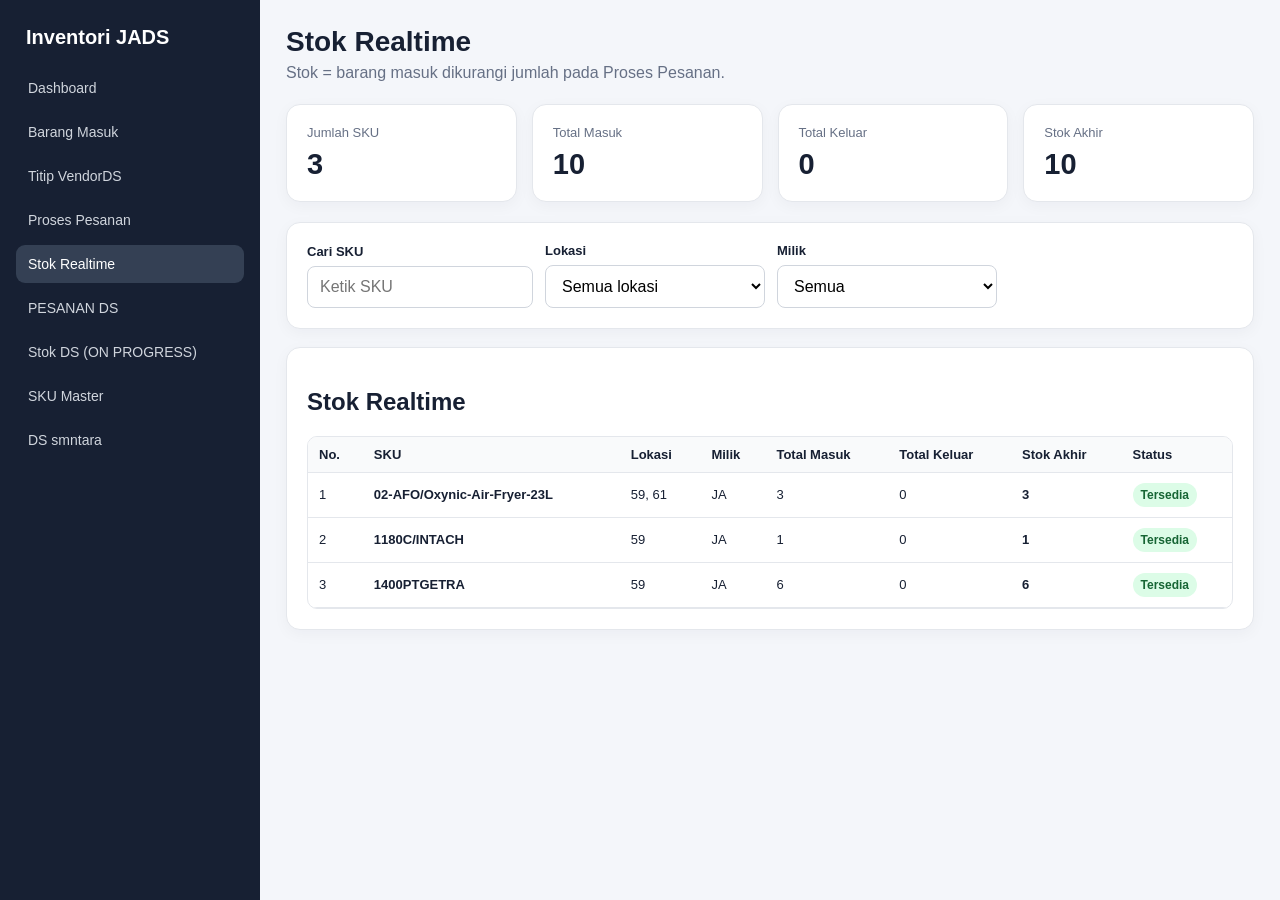
<file: stok-realtime.html>
<!DOCTYPE html>
<html lang="id"><head><meta charset="UTF-8"><meta name="viewport" content="width=device-width,initial-scale=1">
<title>Stok Realtime</title><link rel="stylesheet" href="styles.css"></head>
<body><div class="layout"><aside class="sidebar" id="sidebar"></aside><main class="main">
<header class="page-header"><div><h1>Stok Realtime</h1><p>Stok = barang masuk dikurangi jumlah pada Proses Pesanan.</p></div></header>

<section class="cards"><div class="card"><div class="stat-title">Jumlah SKU</div><div class="stat-value" id="jumlahSku">0</div></div>
<div class="card"><div class="stat-title">Total Masuk</div><div class="stat-value" id="totalMasuk">0</div></div>
<div class="card"><div class="stat-title">Total Keluar</div><div class="stat-value" id="totalKeluar">0</div></div>
<div class="card"><div class="stat-title">Stok Akhir</div><div class="stat-value" id="totalStok">0</div></div></section>
<section class="card"><div class="toolbar"><div class="form-group"><label>Cari SKU</label><input id="cariSku" placeholder="Ketik SKU"></div><div class="form-group"><label>Lokasi</label><select id="filterLokasi"><option value="">Semua lokasi</option></select></div><div class="form-group"><label>Milik</label><select id="filterMilik"><option value="">Semua</option><option>JA</option><option>DS</option></select></div></div></section>
<section class="card table-card"><h2>Stok Realtime</h2><div class="table-wrap"><table><thead><tr><th>No.</th><th>SKU</th><th>Lokasi</th><th>Milik</th><th>Total Masuk</th><th>Total Keluar</th><th>Stok Akhir</th><th>Status</th></tr></thead><tbody id="tbodyStok"></tbody></table></div></section>

</main></div>
<script src="sku-master.js"></script><script src="app.js"></script>
<script>renderNavigation("stok-realtime");</script>

<script>
const sm=readData(KEYS.masuk,sampleMasuk),sp=readData(KEYS.pesanan,samplePesanan);let sr=hitungStokRealtime(sm,sp);
[...new Set(sr.flatMap(x=>x.lokasi))].sort().forEach(x=>filterLokasi.insertAdjacentHTML("beforeend",`<option>${esc(x)}</option>`));
function ringkas(){jumlahSku.textContent=sr.length;totalMasuk.textContent=sr.reduce((a,b)=>a+b.totalMasuk,0);totalKeluar.textContent=sr.reduce((a,b)=>a+b.totalKeluar,0);totalStok.textContent=sr.reduce((a,b)=>a+b.stokAkhir,0)}
function renderStok(){const q=cariSku.value.toLowerCase(),l=filterLokasi.value,m=filterMilik.value;const data=sr.filter(x=>x.sku.toLowerCase().includes(q)&&(!l||x.lokasi.includes(l))&&(!m||x.milik.includes(m)));tbodyStok.innerHTML=data.length?data.map((x,i)=>{const c=x.stokAkhir>0?"green":x.stokAkhir===0?"amber":"red";const t=x.stokAkhir>0?"Tersedia":x.stokAkhir===0?"Habis":"Minus";return`<tr><td>${i+1}</td><td><strong>${esc(x.sku)}</strong></td><td>${x.lokasi.join(", ")||"-"}</td><td>${x.milik.join(", ")||"-"}</td><td>${x.totalMasuk}</td><td>${x.totalKeluar}</td><td><strong>${x.stokAkhir}</strong></td><td><span class="badge ${c}">${t}</span></td></tr>`}).join(""):'<tr><td colspan="8" class="empty">Data tidak ditemukan.</td></tr>'}
[cariSku,filterLokasi,filterMilik].forEach(x=>{x.addEventListener("input",renderStok);x.addEventListener("change",renderStok)});ringkas();renderStok();
</script>

</body></html>
</file>
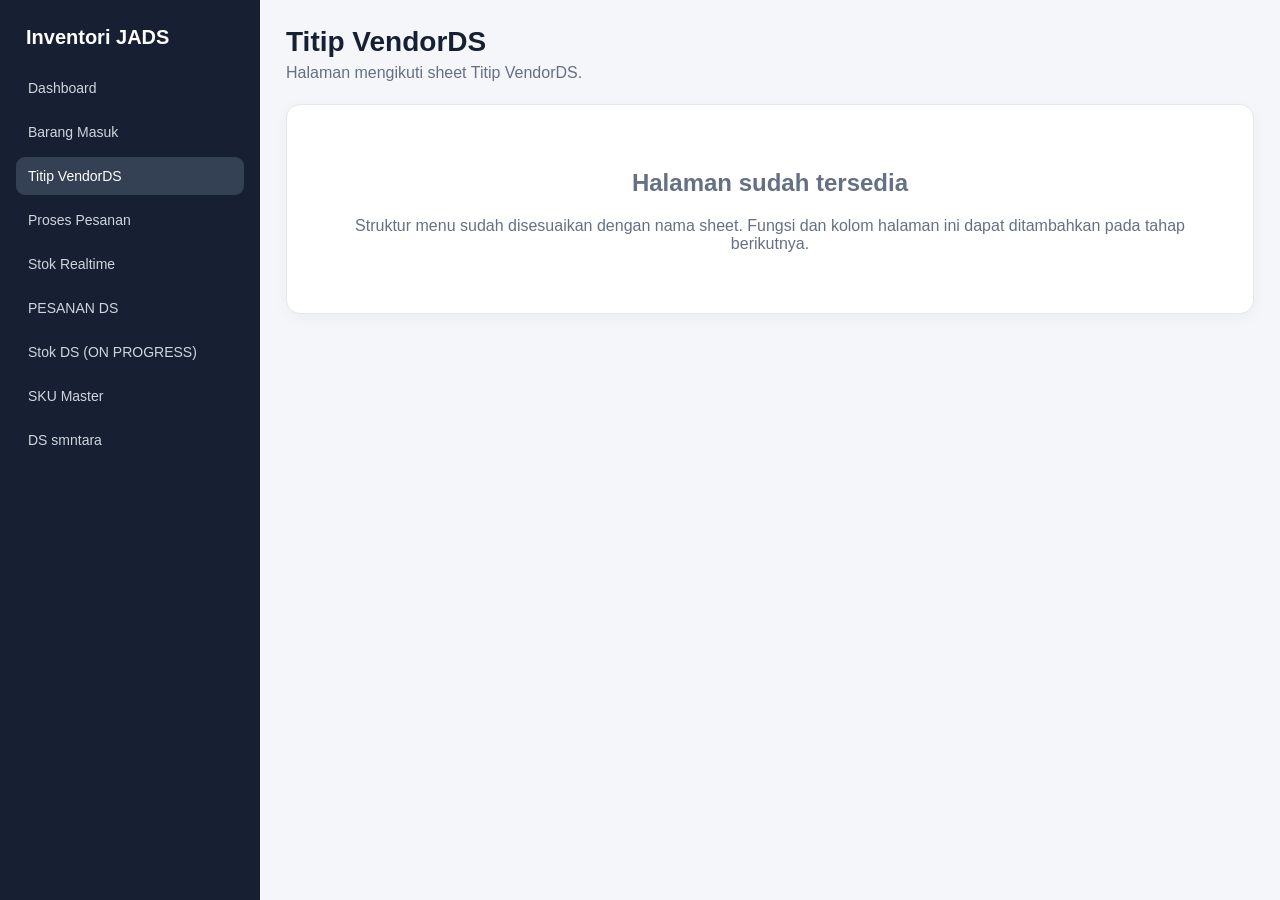
<file: titip-vendords.html>
<!DOCTYPE html>
<html lang="id"><head><meta charset="UTF-8"><meta name="viewport" content="width=device-width,initial-scale=1">
<title>Titip VendorDS</title><link rel="stylesheet" href="styles.css"></head>
<body><div class="layout"><aside class="sidebar" id="sidebar"></aside><main class="main">
<header class="page-header"><div><h1>Titip VendorDS</h1><p>Halaman mengikuti sheet Titip VendorDS.</p></div></header>
<section class="card"><div class="muted-box"><h2>Halaman sudah tersedia</h2><p>Struktur menu sudah disesuaikan dengan nama sheet. Fungsi dan kolom halaman ini dapat ditambahkan pada tahap berikutnya.</p></div></section>
</main></div>
<script src="sku-master.js"></script><script src="app.js"></script>
<script>renderNavigation("titip-vendords");</script>

</body></html>
</file>
<file: styles.css>
:root{
  --bg:#f4f6fa;--panel:#fff;--text:#172033;--muted:#667085;--line:#e4e7ec;
  --nav:#172033;--primary:#4f46e5;--primary-dark:#3730a3;--danger:#dc2626;
}
*{box-sizing:border-box}
body{margin:0;font-family:Arial,Helvetica,sans-serif;background:var(--bg);color:var(--text)}
a{text-decoration:none;color:inherit}
.layout{min-height:100vh;display:grid;grid-template-columns:260px 1fr}
.sidebar{background:var(--nav);color:#fff;padding:22px 16px;overflow-y:auto}
.brand{font-size:20px;font-weight:700;padding:4px 10px 20px}
.nav{display:grid;gap:6px}
.nav a{padding:11px 12px;border-radius:9px;color:#d0d5dd;font-size:14px}
.nav a:hover,.nav a.active{background:#344054;color:#fff}
.main{padding:26px;min-width:0}
.page-header{display:flex;justify-content:space-between;gap:16px;align-items:center;margin-bottom:22px}
.page-header h1{margin:0 0 6px;font-size:28px}.page-header p{margin:0;color:var(--muted)}
.card{background:var(--panel);border:1px solid var(--line);border-radius:14px;padding:20px;box-shadow:0 4px 15px rgba(16,24,40,.04)}
.cards{display:grid;grid-template-columns:repeat(4,minmax(0,1fr));gap:15px;margin-bottom:20px}
.stat-title{color:var(--muted);font-size:13px;margin-bottom:8px}.stat-value{font-size:29px;font-weight:700}
.form-grid{display:grid;grid-template-columns:repeat(3,minmax(0,1fr));gap:14px}
.form-group{display:grid;gap:7px}.form-group.full{grid-column:1/-1}
label{font-size:13px;font-weight:700}
input,select,textarea,button{font:inherit}
input,select,textarea{width:100%;padding:11px 12px;border:1px solid #d0d5dd;border-radius:8px;background:#fff}
textarea{min-height:84px;resize:vertical}
button{border:0;border-radius:8px;padding:10px 14px;font-weight:700;cursor:pointer}
.btn-primary{background:var(--primary);color:#fff}.btn-primary:hover{background:var(--primary-dark)}
.btn-danger{background:var(--danger);color:#fff;padding:7px 10px}.btn-secondary{background:#eaecf0;color:#344054}
.actions{display:flex;gap:10px;margin-top:16px;flex-wrap:wrap}
.table-card{margin-top:18px}.table-wrap{overflow:auto;border:1px solid var(--line);border-radius:10px}
table{width:100%;border-collapse:collapse;min-width:900px}
th,td{padding:10px 11px;border-bottom:1px solid var(--line);text-align:left;font-size:13px;white-space:nowrap}
th{background:#f9fafb}
.badge{display:inline-block;border-radius:999px;padding:5px 8px;font-size:12px;font-weight:700}
.badge.green{background:#dcfce7;color:#166534}.badge.red{background:#fee2e2;color:#991b1b}
.badge.blue{background:#dbeafe;color:#1e40af}.badge.amber{background:#fef3c7;color:#92400e}
.badge.gray{background:#eaecf0;color:#344054}
.notice{display:none;margin-top:14px;padding:11px;border-radius:8px}
.notice.show{display:block}.notice.success{background:#dcfce7;color:#166534}.notice.error{background:#fee2e2;color:#991b1b}
.empty{text-align:center;color:var(--muted);padding:26px}
.quick-grid{display:grid;grid-template-columns:repeat(3,minmax(0,1fr));gap:13px}
.quick-link{border:1px solid var(--line);border-radius:10px;padding:15px;background:#fff}
.quick-link strong{display:block;margin-bottom:5px}.quick-link span{font-size:13px;color:var(--muted)}
.toolbar{display:flex;gap:12px;align-items:end;flex-wrap:wrap}
.toolbar .form-group{min-width:220px}
.muted-box{padding:24px;text-align:center;color:var(--muted)}
.code-note{margin-top:12px;color:var(--muted);font-size:13px}
@media(max-width:1050px){.cards{grid-template-columns:repeat(2,1fr)}.quick-grid{grid-template-columns:repeat(2,1fr)}}
@media(max-width:760px){.layout{grid-template-columns:1fr}.sidebar{position:static}.nav{grid-template-columns:repeat(2,1fr)}
.main{padding:16px}.cards,.quick-grid,.form-grid{grid-template-columns:1fr}.form-group.full{grid-column:auto}}
</file>
